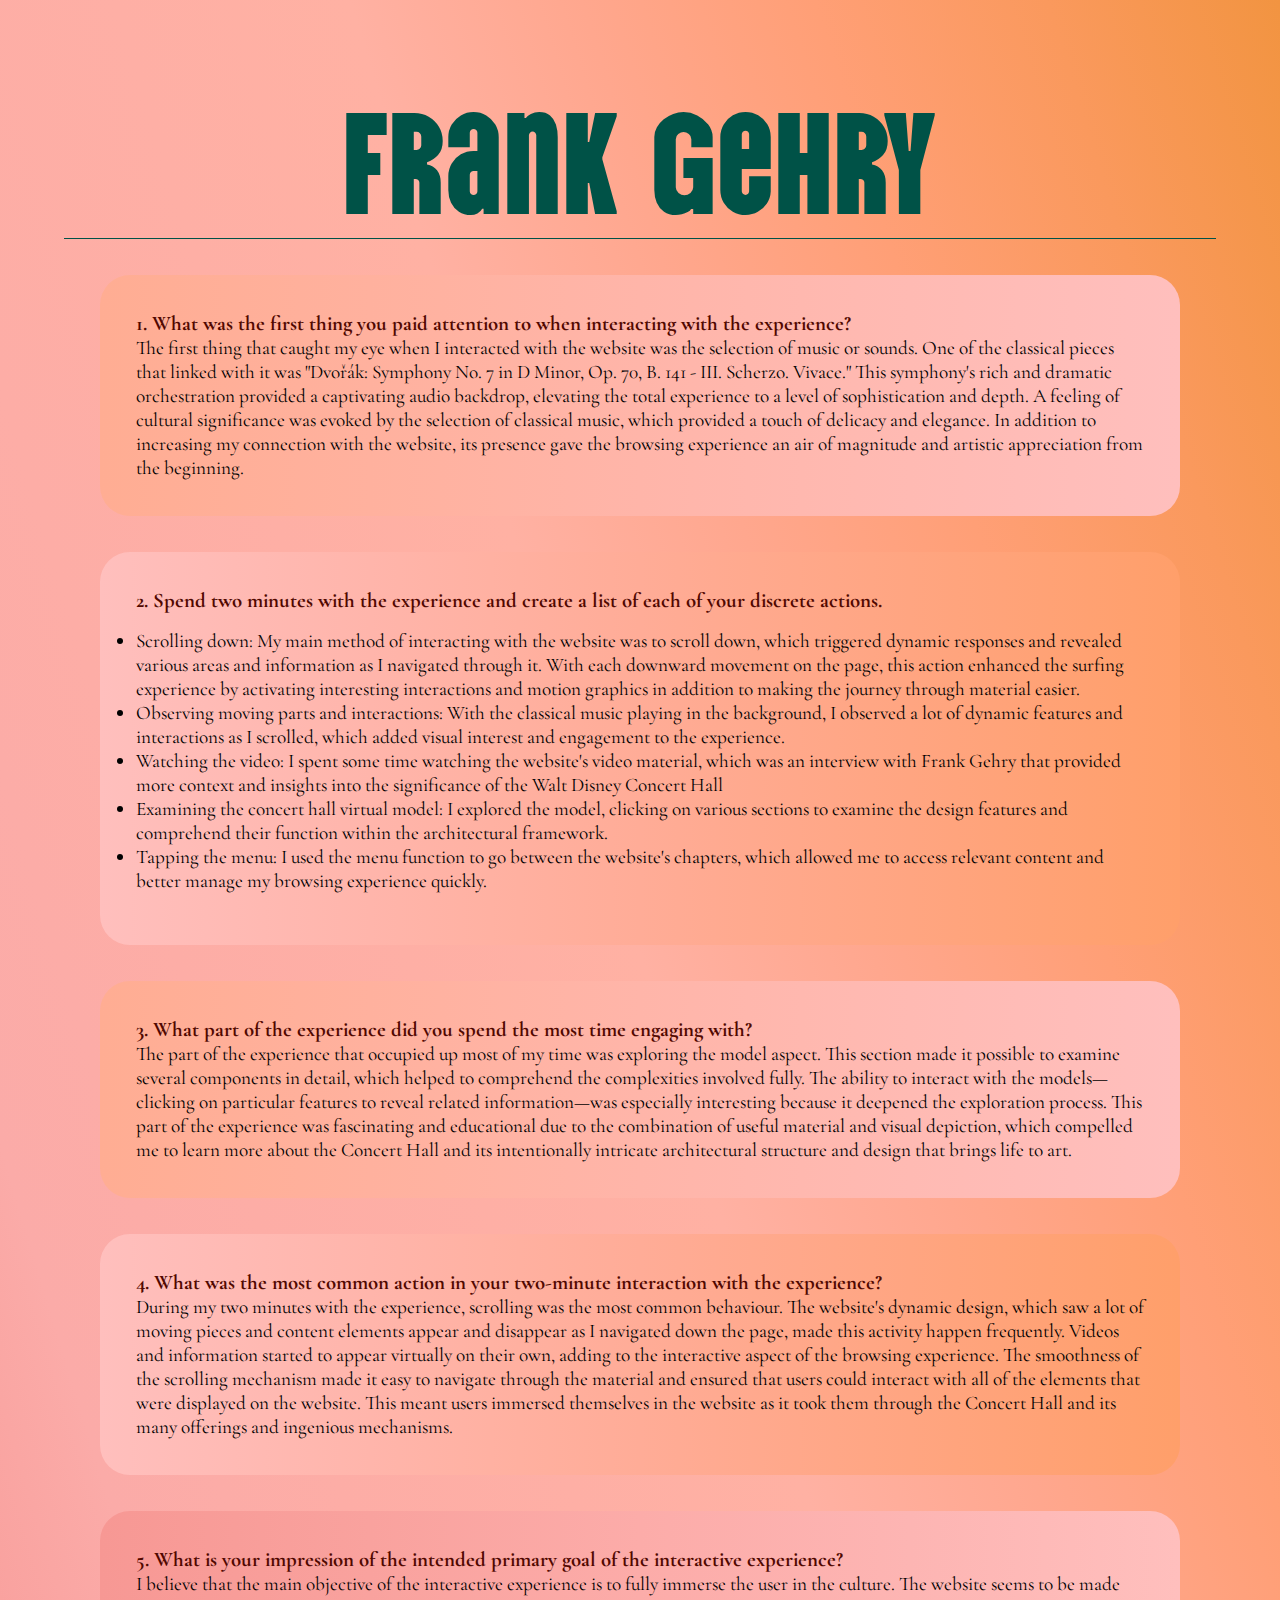
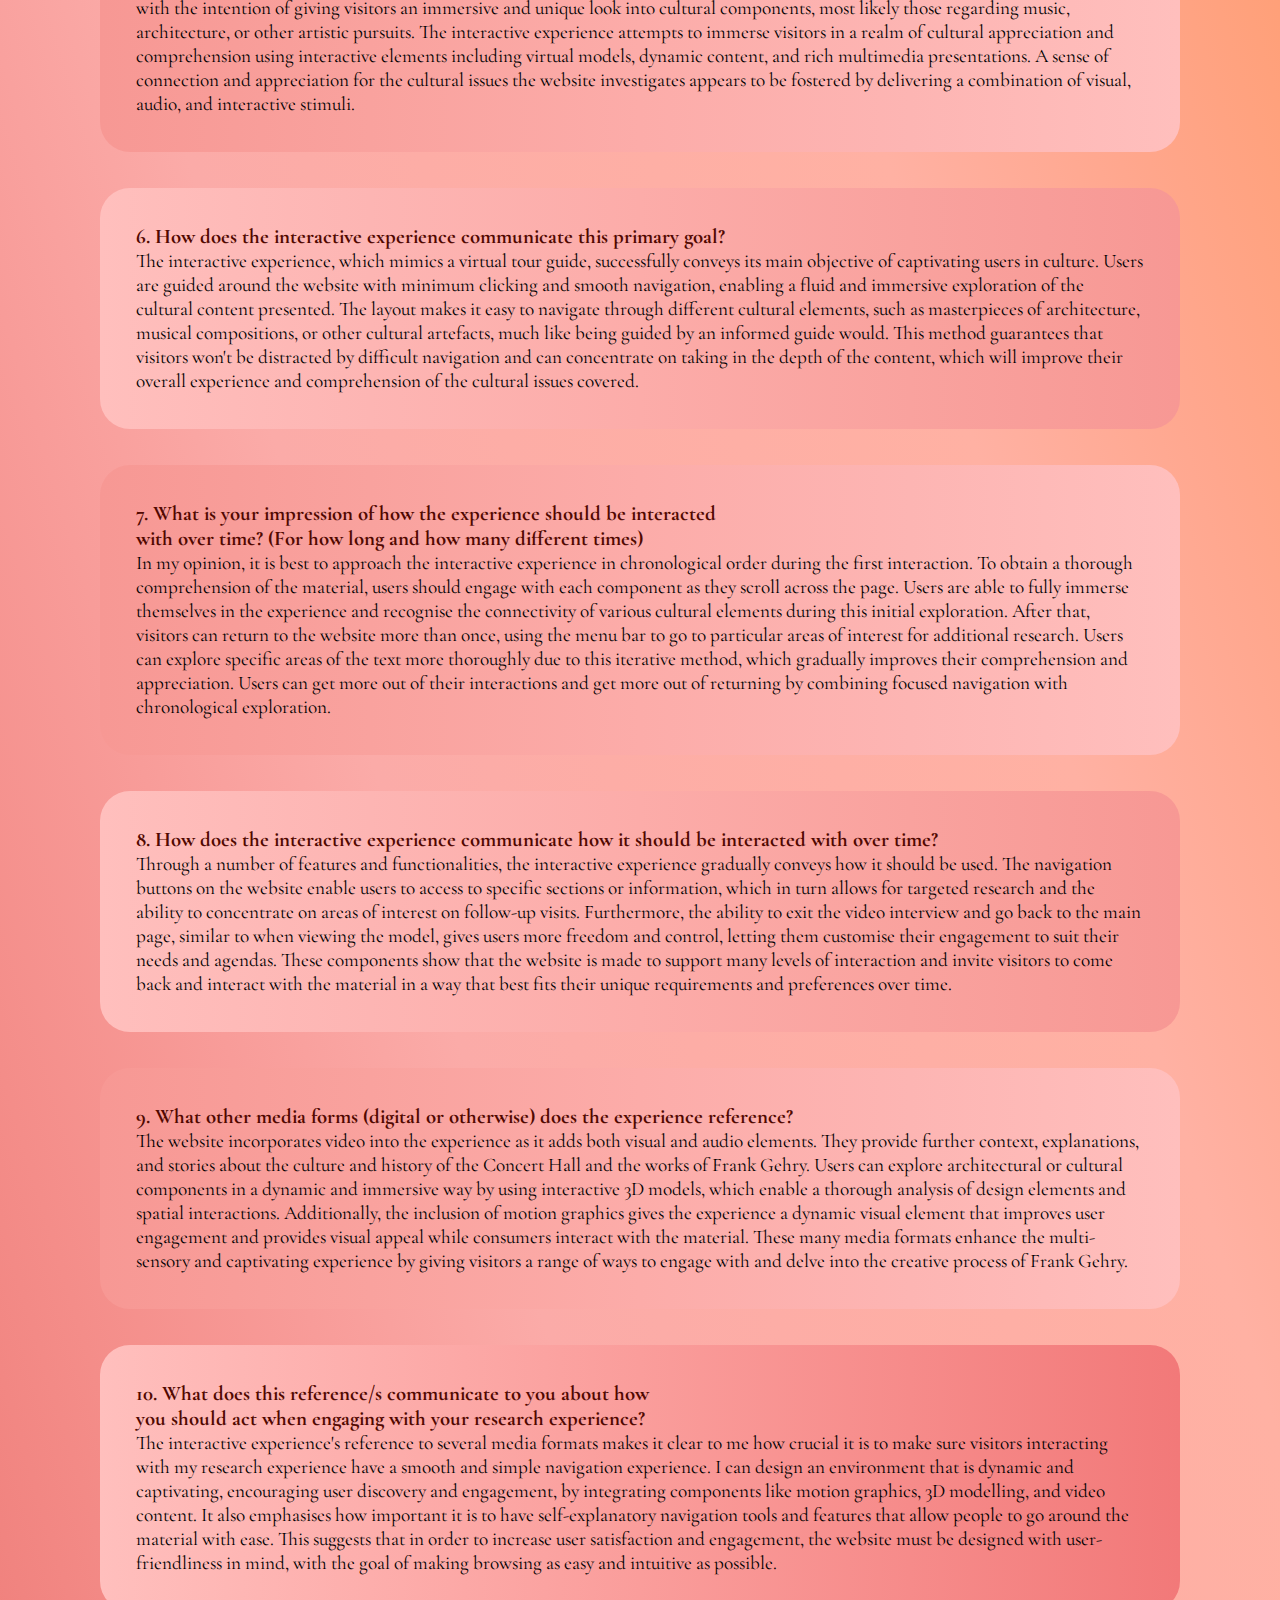
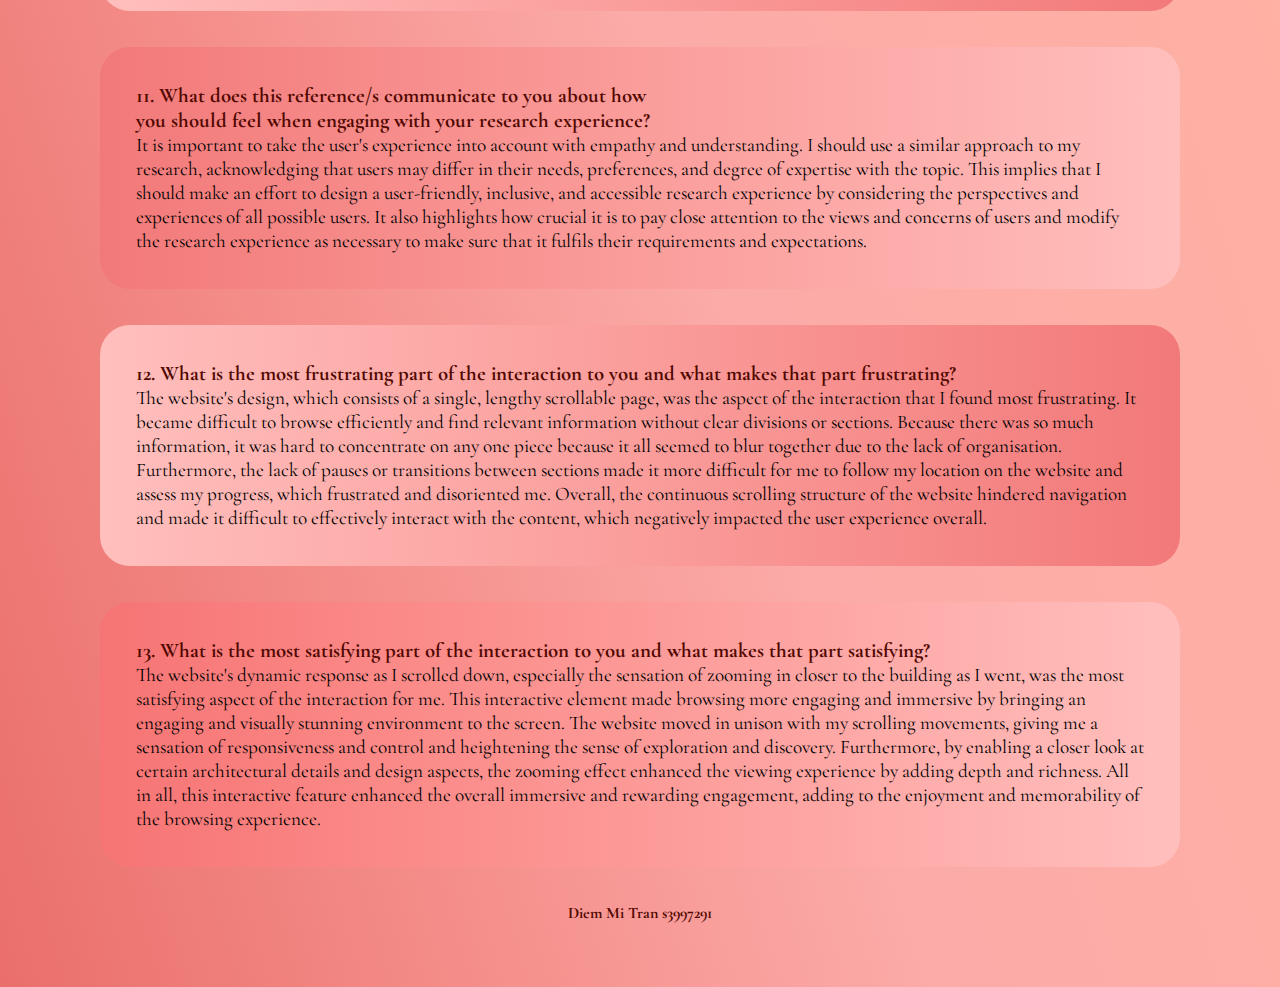
<file: assignment/index.html>
<!DOCTYPE html>
<html lang="en">
<head>
    <meta charset="UTF-8">
    <meta http-equiv="X-UA-Compatible" content="IE=edge">
    <meta name="viewport" content="width=device-width, initial-scale=1.0">
    <title>Frank Gehry</title>
    <link rel="stylesheet" href="reset.css">
    <link rel="stylesheet" href="style.css">
    <link rel="preconnect" href="https://fonts.googleapis.com">
<link rel="preconnect" href="https://fonts.gstatic.com" crossorigin>
<link href="https://fonts.googleapis.com/css2?family=Racing+Sans+One&family=Vina+Sans&display=swap" rel="stylesheet">
<link rel="preconnect" href="https://fonts.googleapis.com">
<link rel="preconnect" href="https://fonts.gstatic.com" crossorigin>
<link href="https://fonts.googleapis.com/css2?family=Cormorant+Garamond:ital,wght@0,300;0,400;0,500;0,600;0,700;1,300;1,400;1,500;1,600;1,700&family=Racing+Sans+One&family=Vina+Sans&display=swap" rel="stylesheet">
</head>
<body>
    <h1>Frank Gehry</h1>
    <main class="container1">
    <h2>1. What was the first thing you paid attention to when interacting with the experience?
    </h2>
    <p>The first thing that caught my eye when I interacted with the website was the selection of music or sounds. One of the classical pieces that linked with it was "Dvořák: Symphony No. 7 in D Minor, Op. 70, B. 141 - III. Scherzo. Vivace." This symphony's rich and dramatic orchestration provided a captivating audio backdrop, elevating the total experience to a level of sophistication and depth. A feeling of cultural significance was evoked by the selection of classical music, which provided a touch of delicacy and elegance. In addition to increasing my connection with the website, its presence gave the browsing experience an air of magnitude and artistic appreciation from the beginning.
    </p></main>
    <main class="container2">
   <h2>2. Spend two minutes with the experience and create a list of each of your discrete actions.
    </h2>
    <p><ul>
        <li>Scrolling down: My main method of interacting with the website was to scroll down, which triggered dynamic responses and revealed various areas and information as I navigated through it. With each downward movement on the page, this action enhanced the surfing experience by activating interesting interactions and motion graphics in addition to making the journey through material easier.</li>
        <li>Observing moving parts and interactions: With the classical music playing in the background, I observed a lot of dynamic features and interactions as I scrolled, which added visual interest and engagement to the experience.</li>
        <li>Watching the video: I spent some time watching the website's video material, which was an interview with Frank Gehry that provided more context and insights into the significance of the Walt Disney Concert Hall</li>
        <li>Examining the concert hall virtual model: I explored the model, clicking on various sections to examine the design features and comprehend their function within the architectural framework.</li>
        <li>Tapping the menu: I used the menu function to go between the website's chapters, which allowed me to access relevant content and better manage my browsing experience quickly.</li></ul>
    </p> </main>
    <main class="container3">
    <h2>3. What part of the experience did you spend the most time engaging with?
    </h2>
        <p>The part of the experience that occupied up most of my time was exploring the model aspect. This section made it possible to examine several components in detail, which helped to comprehend the complexities involved fully. The ability to interact with the models—clicking on particular features to reveal related information—was especially interesting because it deepened the exploration process. This part of the experience was fascinating and educational due to the combination of useful material and visual depiction, which compelled me to learn more about the Concert Hall and its intentionally intricate architectural structure and design that brings life to art.</p></main>
    <main class="container4">
        <h2>4. What was the most common action in your two-minute interaction with the experience?
    </h2>
        <p>During my two minutes with the experience, scrolling was the most common behaviour. The website's dynamic design, which saw a lot of moving pieces and content elements appear and disappear as I navigated down the page, made this activity happen frequently. Videos and information started to appear virtually on their own, adding to the interactive aspect of the browsing experience. The smoothness of the scrolling mechanism made it easy to navigate through the material and ensured that users could interact with all of the elements that were displayed on the website. This meant users immersed themselves in the website as it took them through the Concert Hall and its many offerings and ingenious mechanisms. </p></main>
    <main class="container5">
        <h2>5. What is your impression of the intended primary goal of the interactive experience?
    </h2>
        <p>I believe that the main objective of the interactive experience is to fully immerse the user in the culture. The website seems to be made with the intention of giving visitors an immersive and unique look into cultural components, most likely those regarding music, architecture, or other artistic pursuits. The interactive experience attempts to immerse visitors in a realm of cultural appreciation and comprehension using interactive elements including virtual models, dynamic content, and rich multimedia presentations. A sense of connection and appreciation for the cultural issues the website investigates appears to be fostered by delivering a combination of visual, audio, and interactive stimuli.</p></main>
    <main class="container6">
        <h2>6. How does the interactive experience communicate this primary goal?
    </h2>
        <p>The interactive experience, which mimics a virtual tour guide, successfully conveys its main objective of captivating users in culture. Users are guided around the website with minimum clicking and smooth navigation, enabling a fluid and immersive exploration of the cultural content presented. The layout makes it easy to navigate through different cultural elements, such as masterpieces of architecture, musical compositions, or other cultural artefacts, much like being guided by an informed guide would. This method guarantees that visitors won't be distracted by difficult navigation and can concentrate on taking in the depth of the content, which will improve their overall experience and comprehension of the cultural issues covered.
    </p></main>
    <main class="container7">
    <h2>7. What is your impression of how the experience should be interacted with over time? (For how long and how many different times)
    </h2>
        <p>In my opinion, it is best to approach the interactive experience in chronological order during the first interaction. To obtain a thorough comprehension of the material, users should engage with each component as they scroll across the page. Users are able to fully immerse themselves in the experience and recognise the connectivity of various cultural elements during this initial exploration. After that, visitors can return to the website more than once, using the menu bar to go to particular areas of interest for additional research. Users can explore specific areas of the text more thoroughly due to this iterative method, which gradually improves their comprehension and appreciation. Users can get more out of their interactions and get more out of returning by combining focused navigation with chronological exploration.
    </p></main>
    <main class="container8">
    <h2>8. How does the interactive experience communicate how it should be interacted with over time?
    </h2>
        <p>Through a number of features and functionalities, the interactive experience gradually conveys how it should be used. The navigation buttons on the website enable users to access to specific sections or information, which in turn allows for targeted research and the ability to concentrate on areas of interest on follow-up visits. Furthermore, the ability to exit the video interview and go back to the main page, similar to when viewing the model, gives users more freedom and control, letting them customise their engagement to suit their needs and agendas. These components show that the website is made to support many levels of interaction and invite visitors to come back and interact with the material in a way that best fits their unique requirements and preferences over time.
        </p></main>
    <main class="container9">
        <h2>9. What other media forms (digital or otherwise) does the experience reference?</h2>
        <p>The website incorporates video into the experience as it adds both visual and audio elements. They provide further context, explanations, and stories about the culture and history of the Concert Hall and the works of Frank Gehry. Users can explore architectural or cultural components in a dynamic and immersive way by using interactive 3D models, which enable a thorough analysis of design elements and spatial interactions. Additionally, the inclusion of motion graphics gives the experience a dynamic visual element that improves user engagement and provides visual appeal while consumers interact with the material. These many media formats enhance the multi-sensory and captivating experience by giving visitors a range of ways to engage with and delve into the creative process of Frank Gehry.
    </p></main>
    <main class="container10">
    <h2>10. What does this reference/s communicate to you about how you should act when engaging with your research experience?
    </h2>
        <p>The interactive experience's reference to several media formats makes it clear to me how crucial it is to make sure visitors interacting with my research experience have a smooth and simple navigation experience. I can design an environment that is dynamic and captivating, encouraging user discovery and engagement, by integrating components like motion graphics, 3D modelling, and video content. It also emphasises how important it is to have self-explanatory navigation tools and features that allow people to go around the material with ease. This suggests that in order to increase user satisfaction and engagement, the website must be designed with user-friendliness in mind, with the goal of making browsing as easy and intuitive as possible.
    </p></main>
    <main class="container11">
     <h2>11. What does this reference/s communicate to you about how you should feel when engaging with your research experience?
    </h2>
        <p>It is important to take the user's experience into account with empathy and understanding. I should use a similar approach to my research, acknowledging that users may differ in their needs, preferences, and degree of expertise with the topic. This implies that I should make an effort to design a user-friendly, inclusive, and accessible research experience by considering the perspectives and experiences of all possible users. It also highlights how crucial it is to pay close attention to the views and concerns of users and modify the research experience as necessary to make sure that it fulfils their requirements and expectations.
    </p></main>
    <main class="container12">
    <h2>12. What is the most frustrating part of the interaction to you and what makes that part frustrating?
    </h2>
        <p>The website's design, which consists of a single, lengthy scrollable page, was the aspect of the interaction that I found most frustrating. It became difficult to browse efficiently and find relevant information without clear divisions or sections. Because there was so much information, it was hard to concentrate on any one piece because it all seemed to blur together due to the lack of organisation. Furthermore, the lack of pauses or transitions between sections made it more difficult for me to follow my location on the website and assess my progress, which frustrated and disoriented me. Overall, the continuous scrolling structure of the website hindered navigation and made it difficult to effectively interact with the content, which negatively impacted the user experience overall.
    </p></main>
    <main class="container13">
    <h2>13. What is the most satisfying part of the interaction to you and what makes that part satisfying?
    </h2>
        <p>The website's dynamic response as I scrolled down, especially the sensation of zooming in closer to the building as I went, was the most satisfying aspect of the interaction for me. This interactive element made browsing more engaging and immersive by bringing an engaging and visually stunning environment to the screen. The website moved in unison with my scrolling movements, giving me a sensation of responsiveness and control and heightening the sense of exploration and discovery. Furthermore, by enabling a closer look at certain architectural details and design aspects, the zooming effect enhanced the viewing experience by adding depth and richness. All in all, this interactive feature enhanced the overall immersive and rewarding engagement, adding to the enjoyment and memorability of the browsing experience.
    </p></main>
    <h3>Diem Mi Tran s3997291</h3>
</body>
</html>
</file>
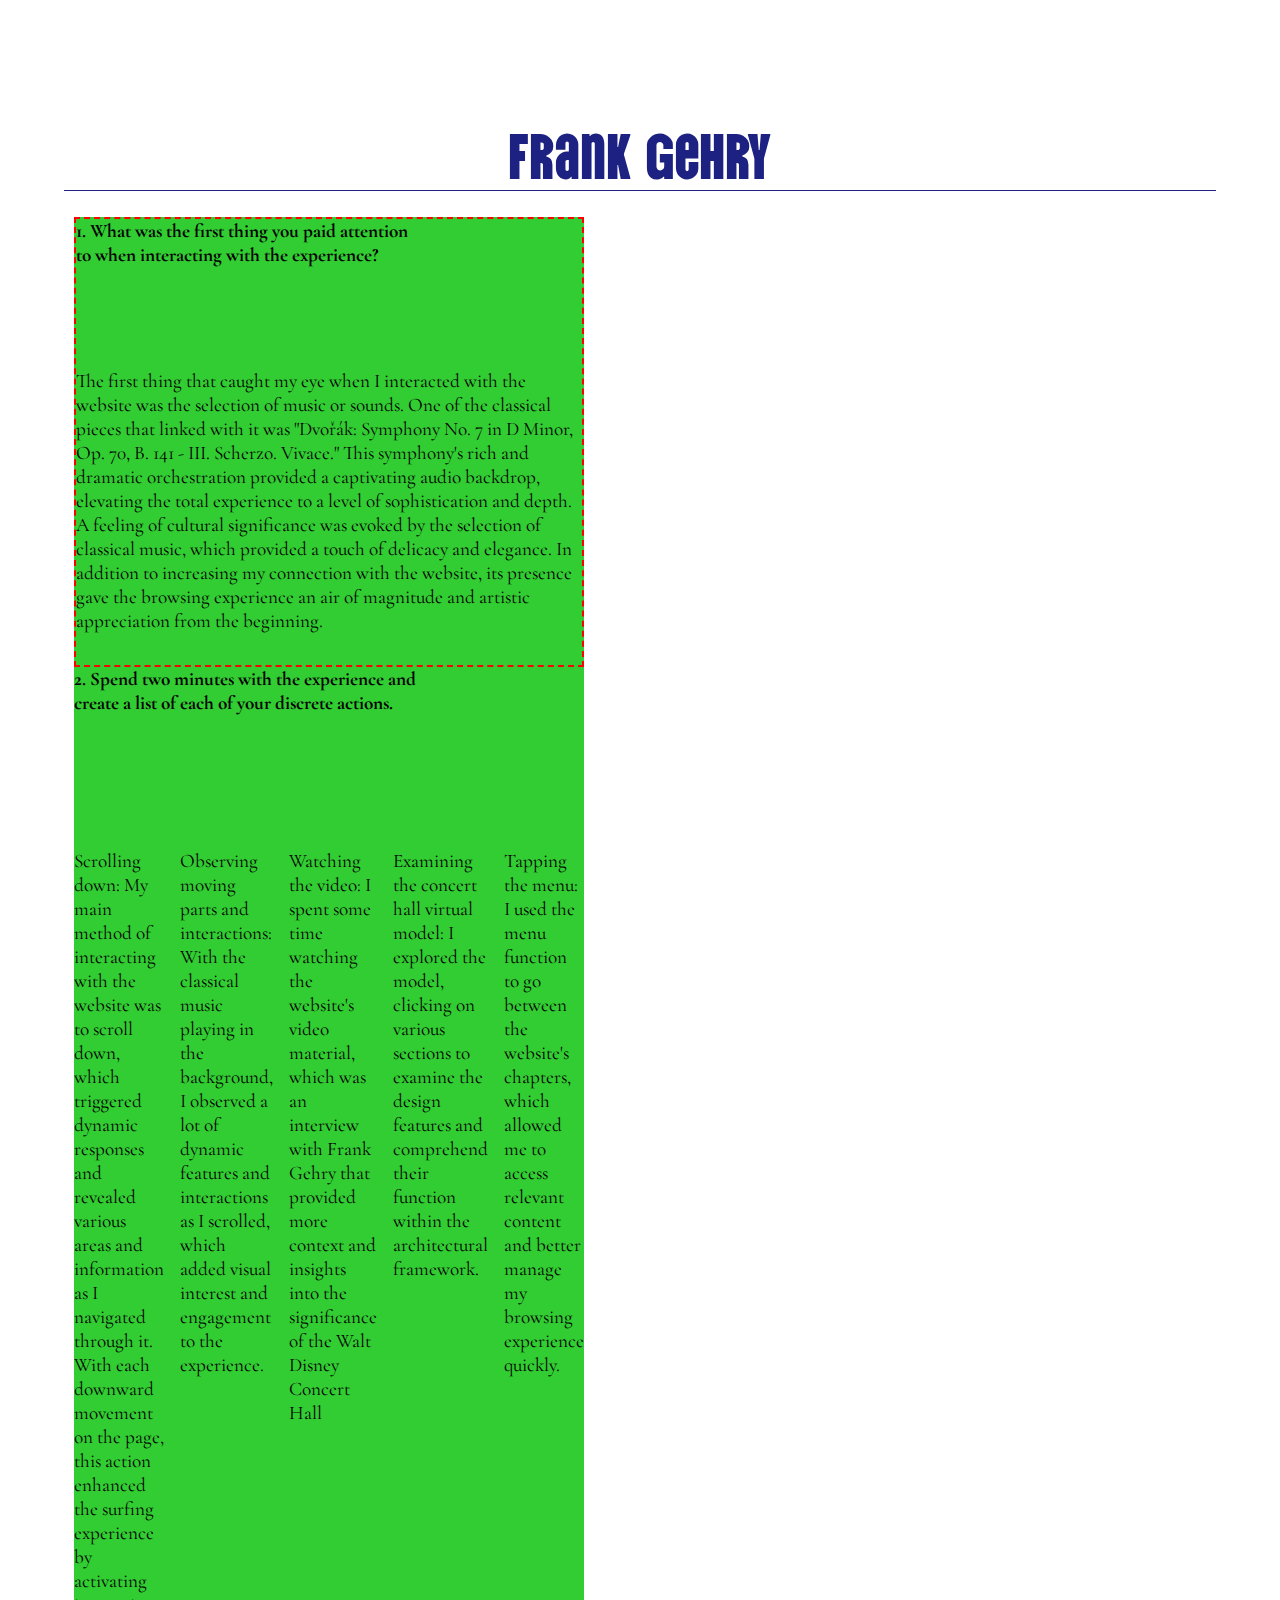
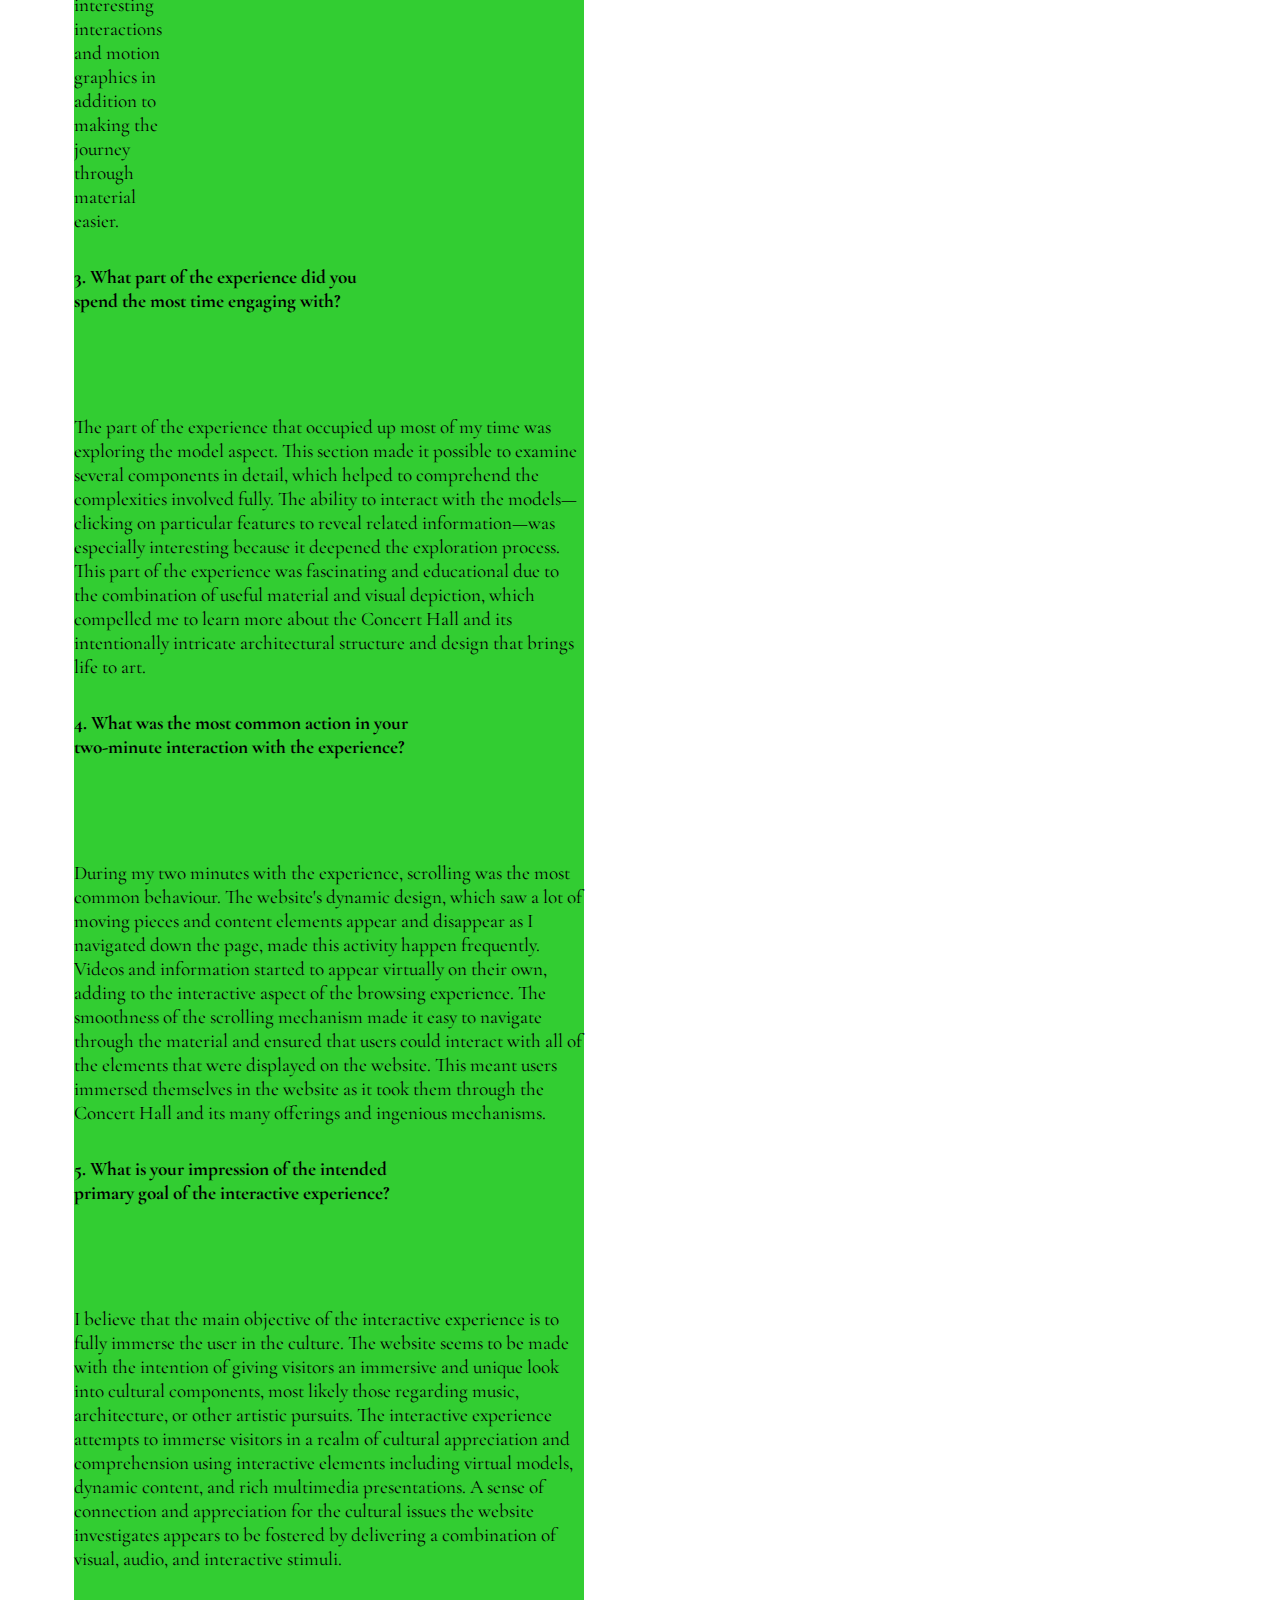
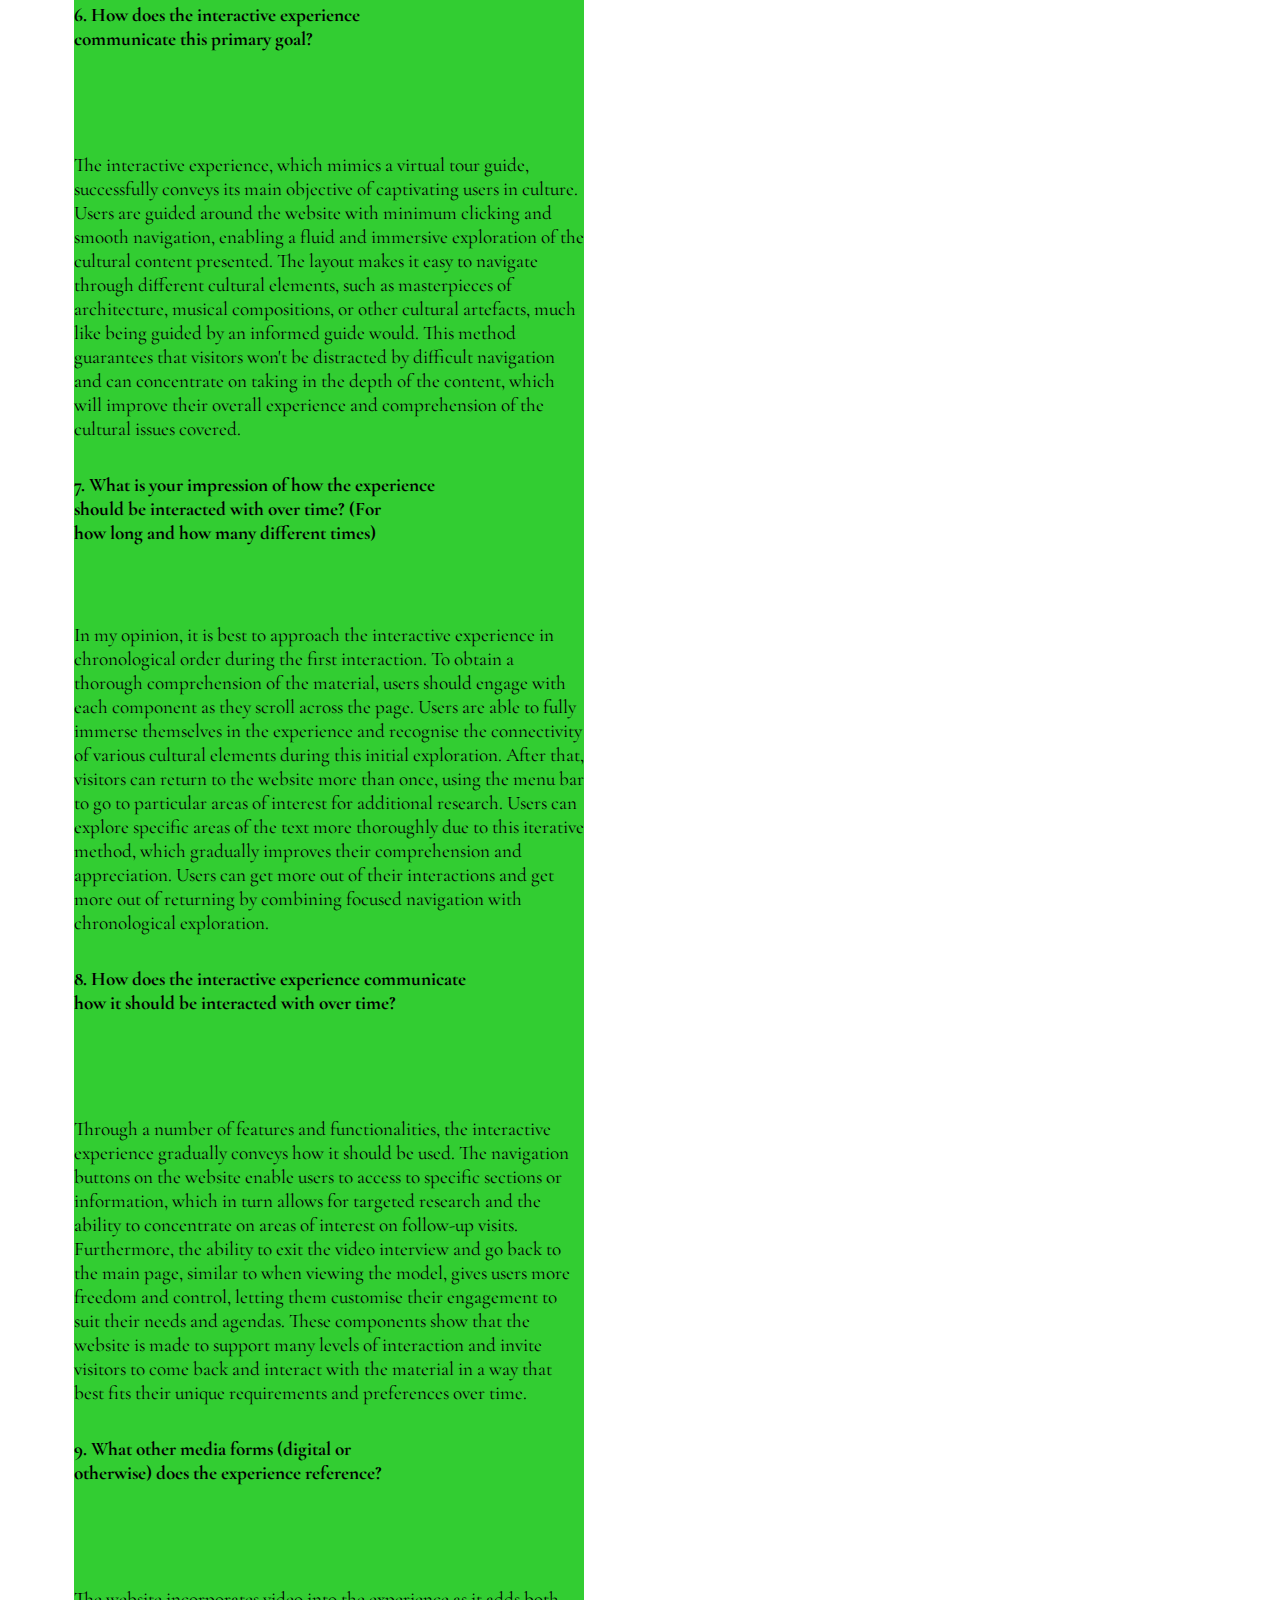
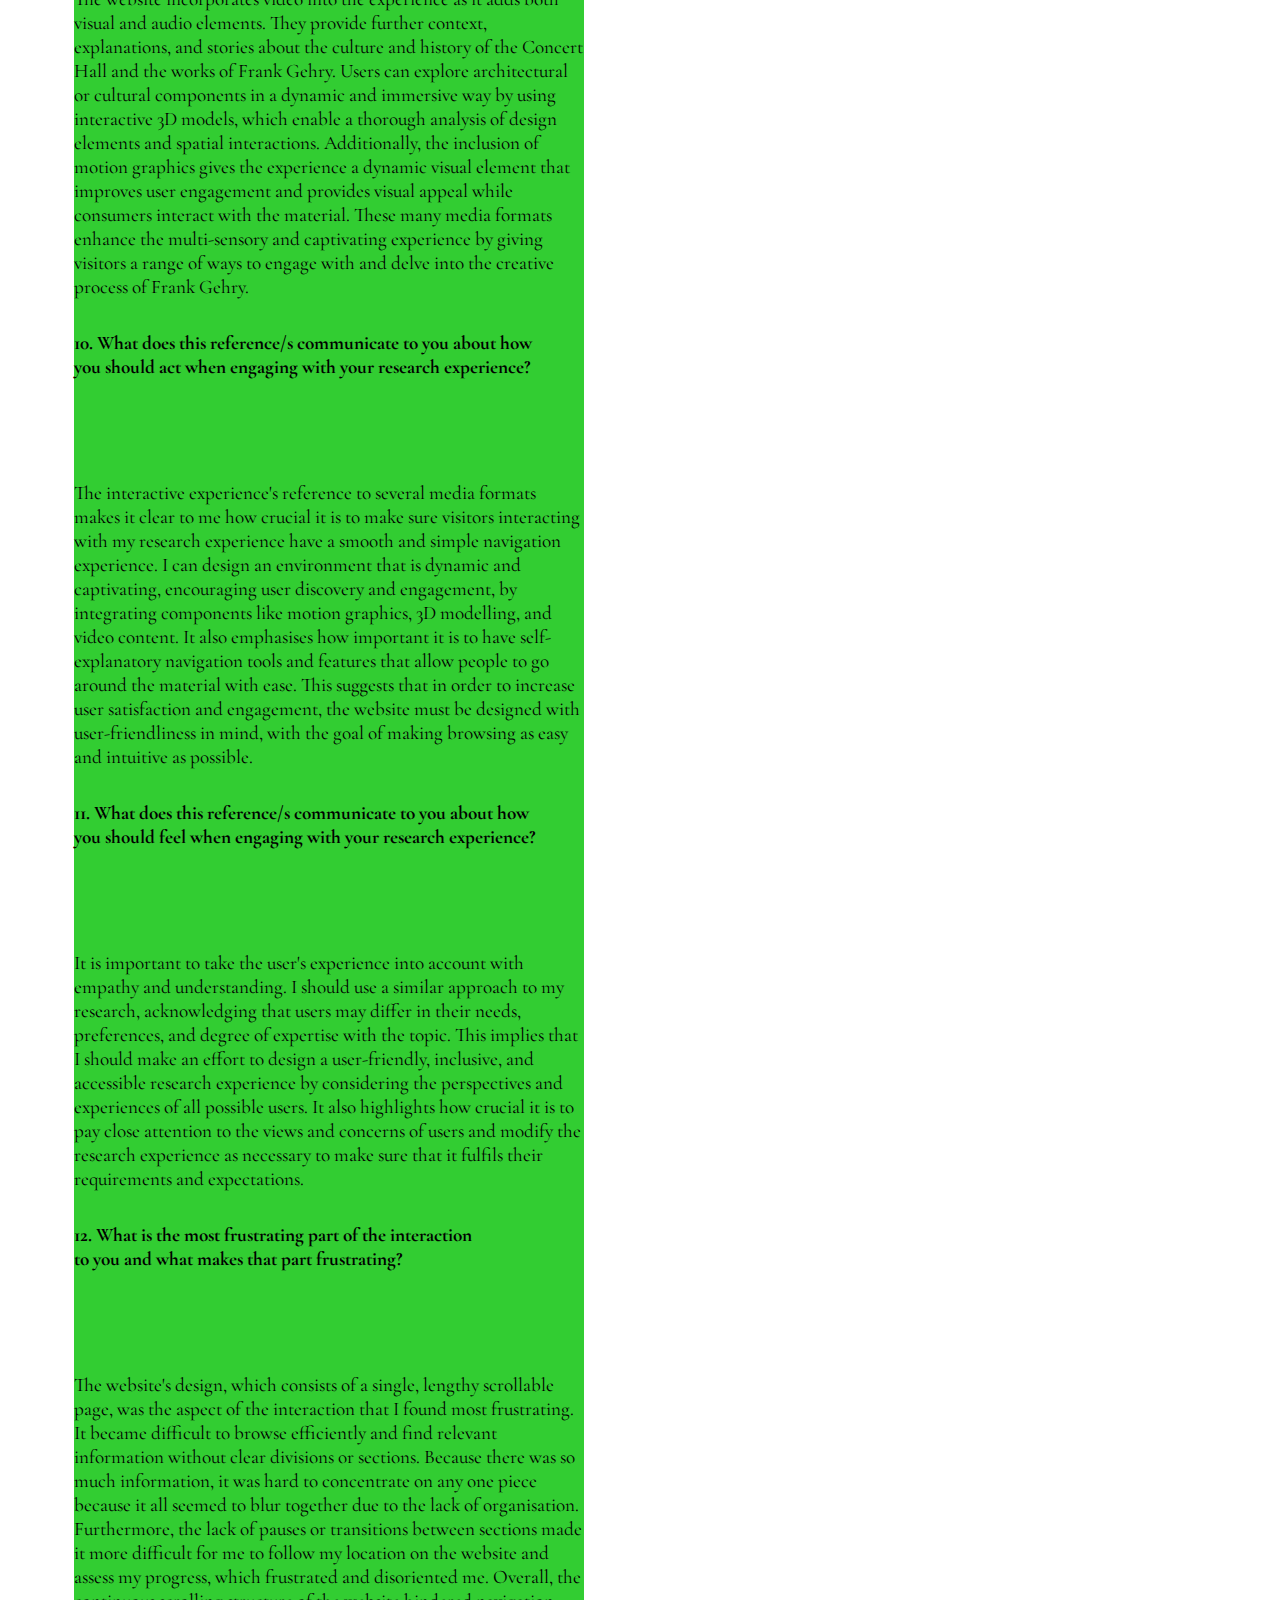
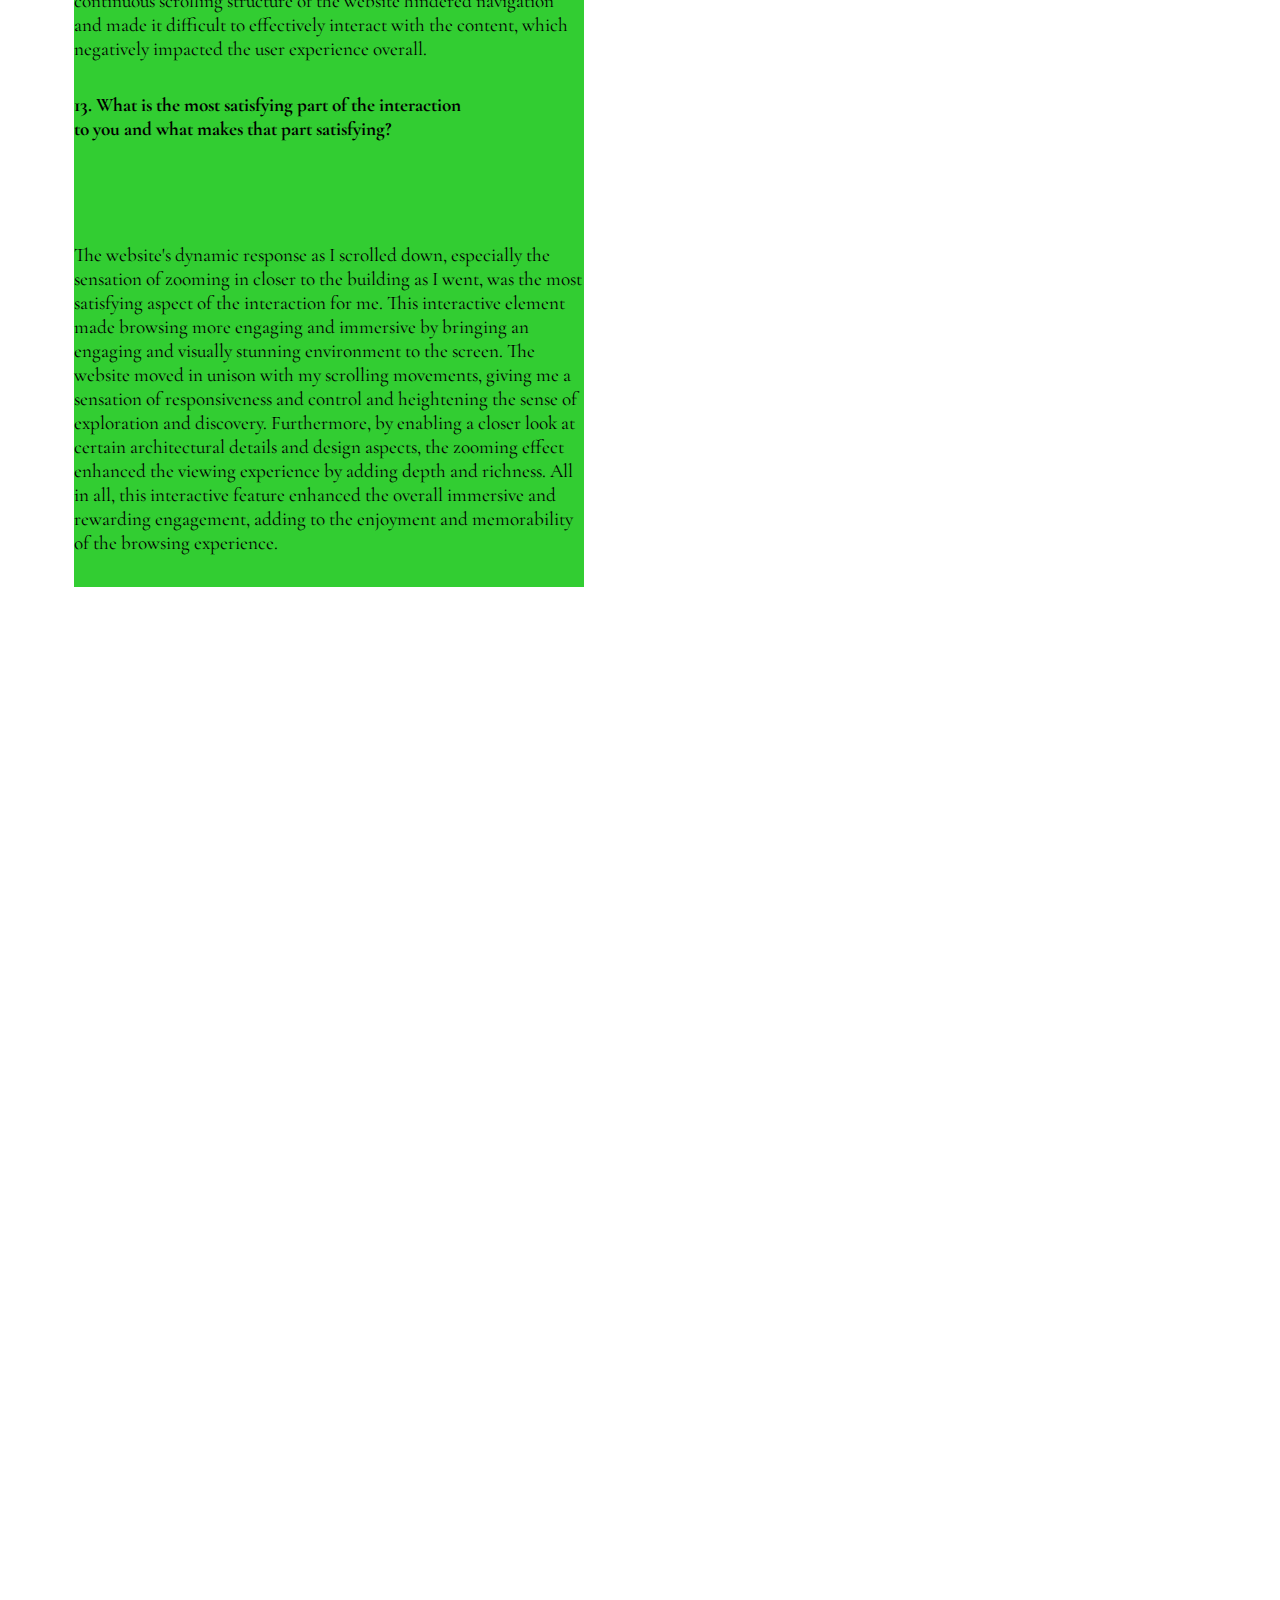
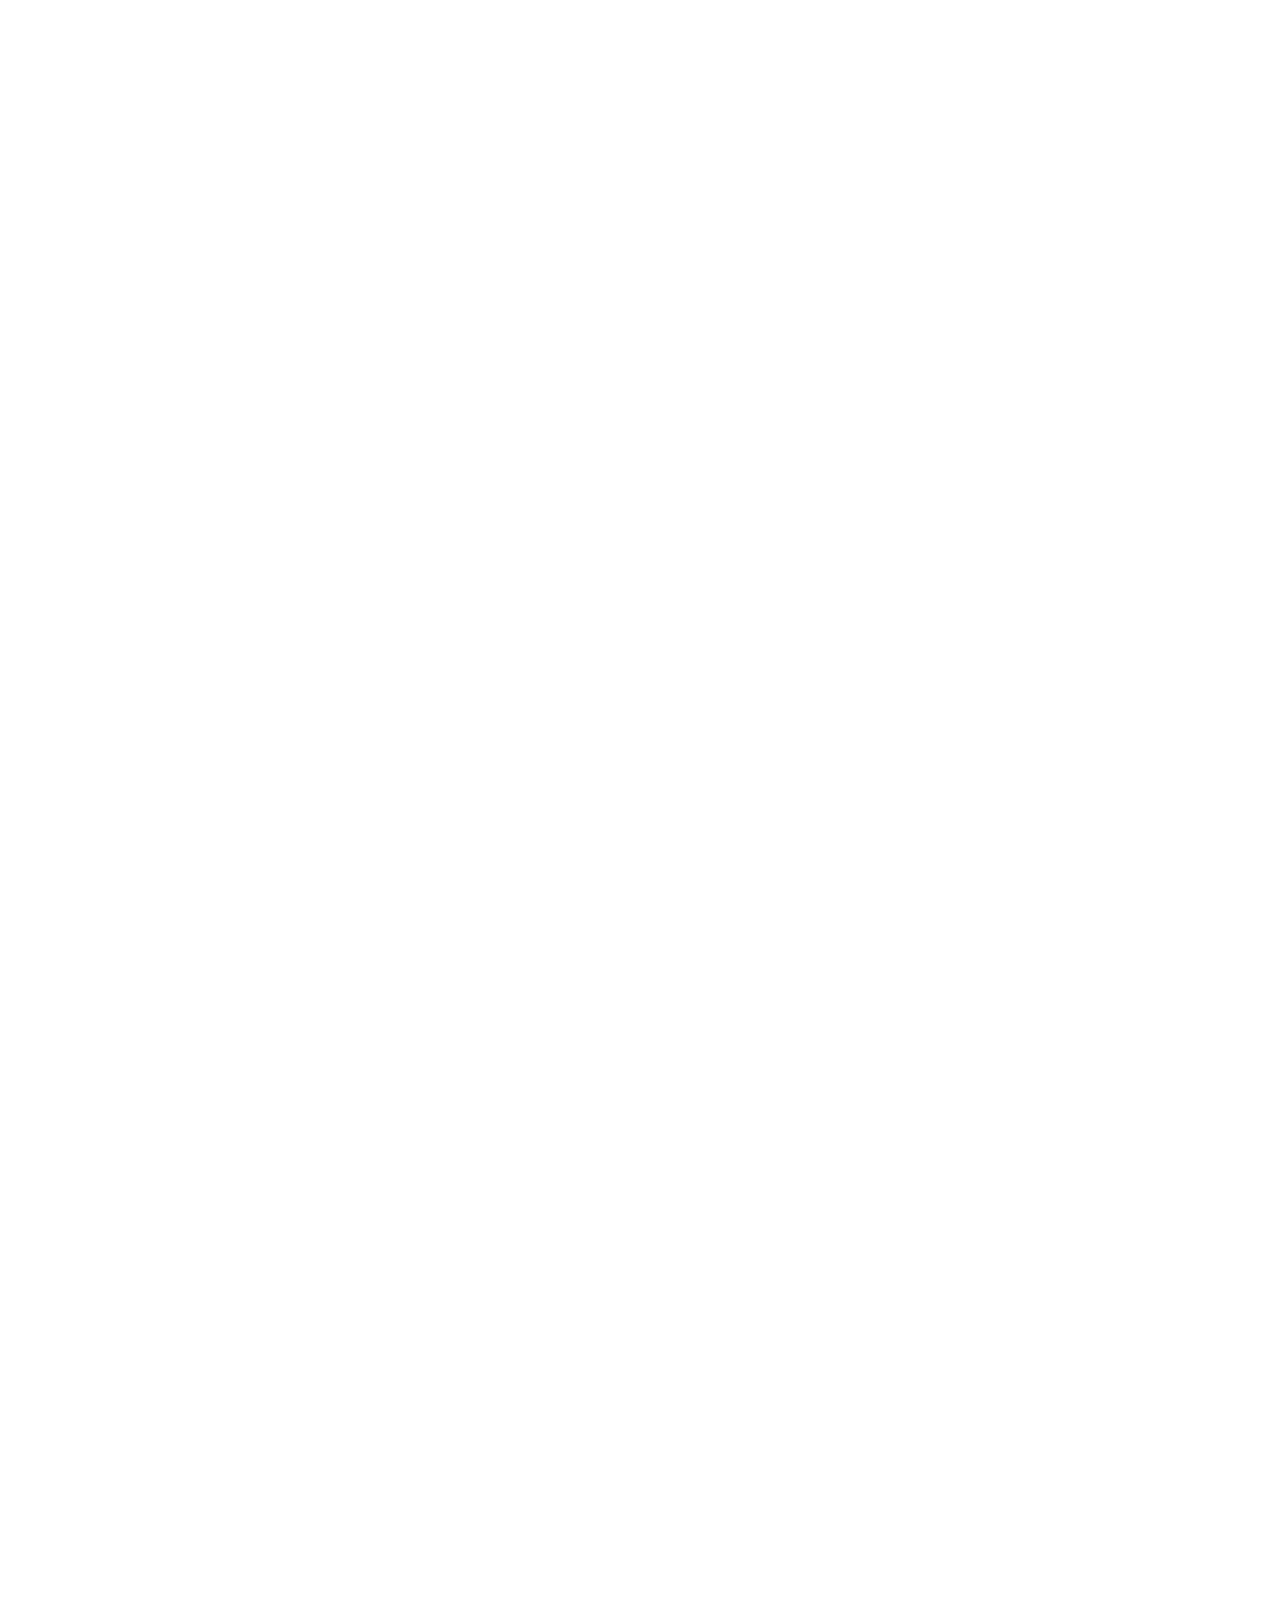
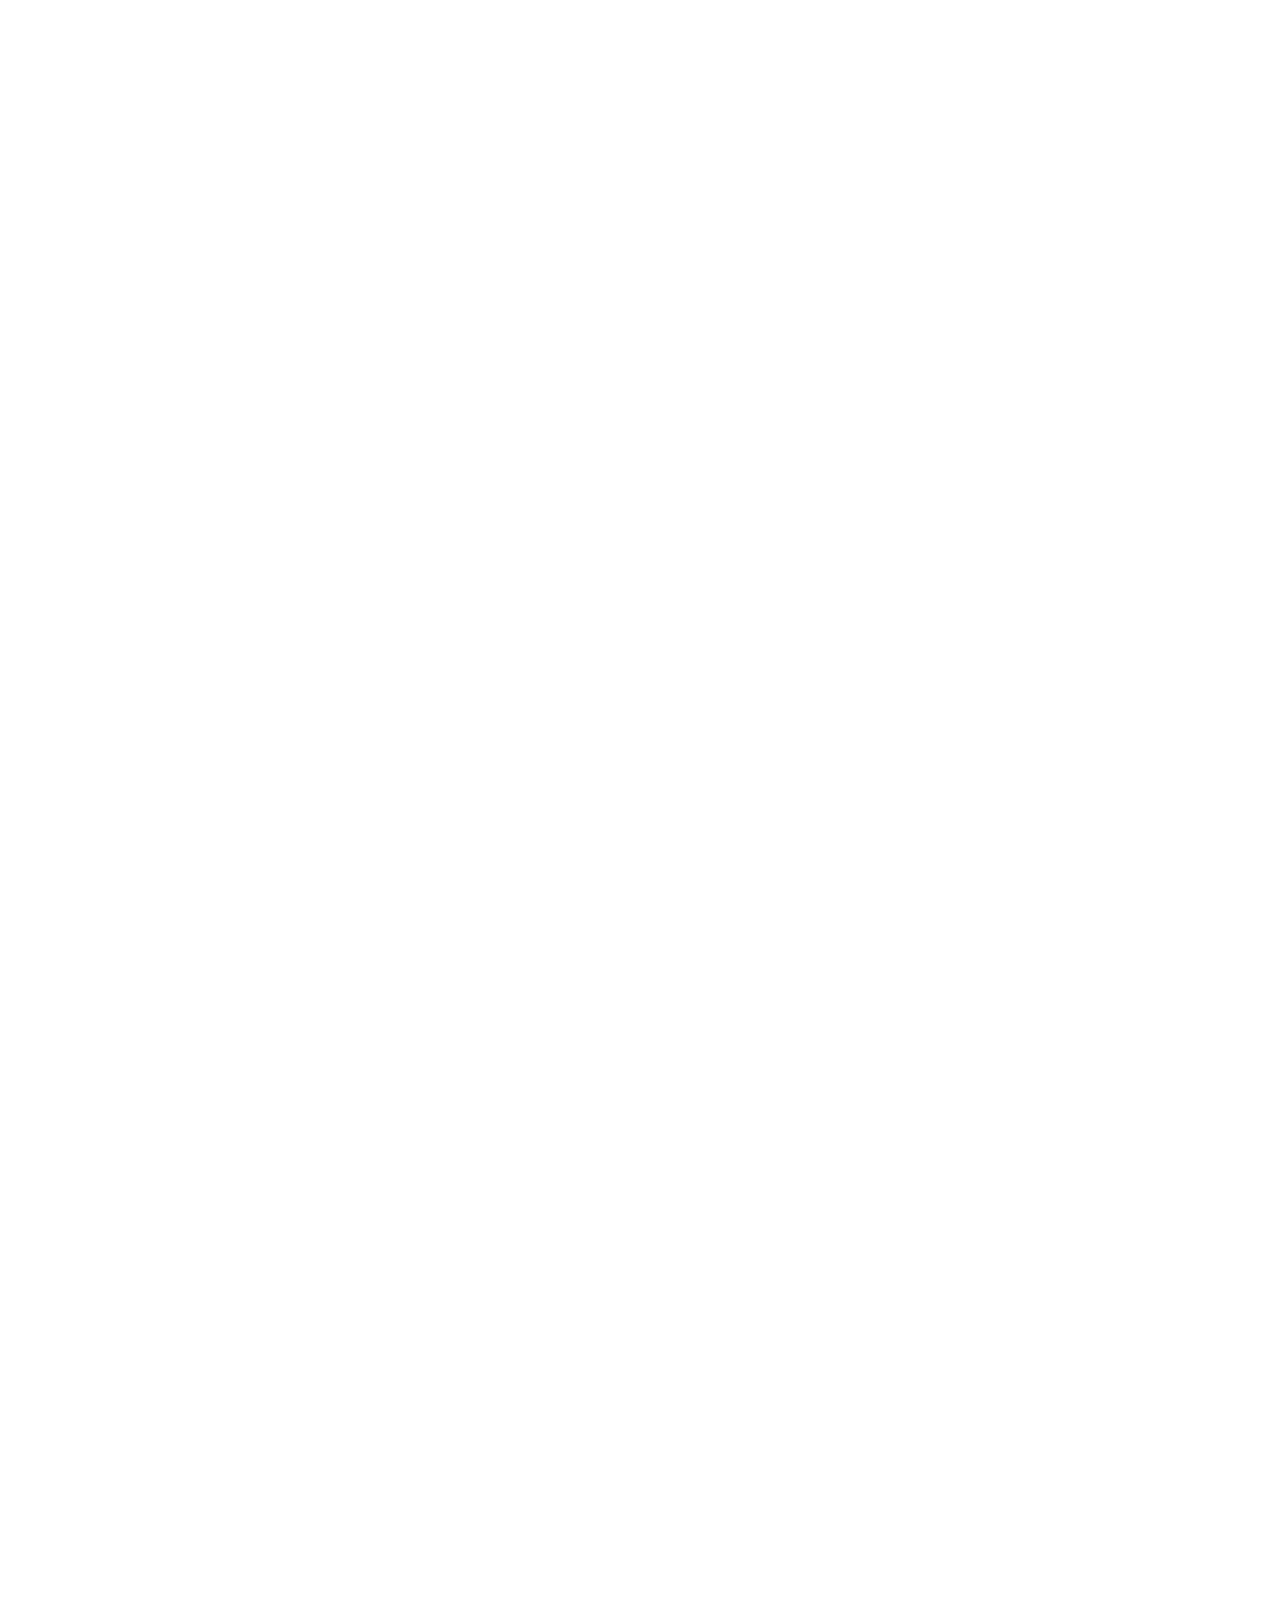
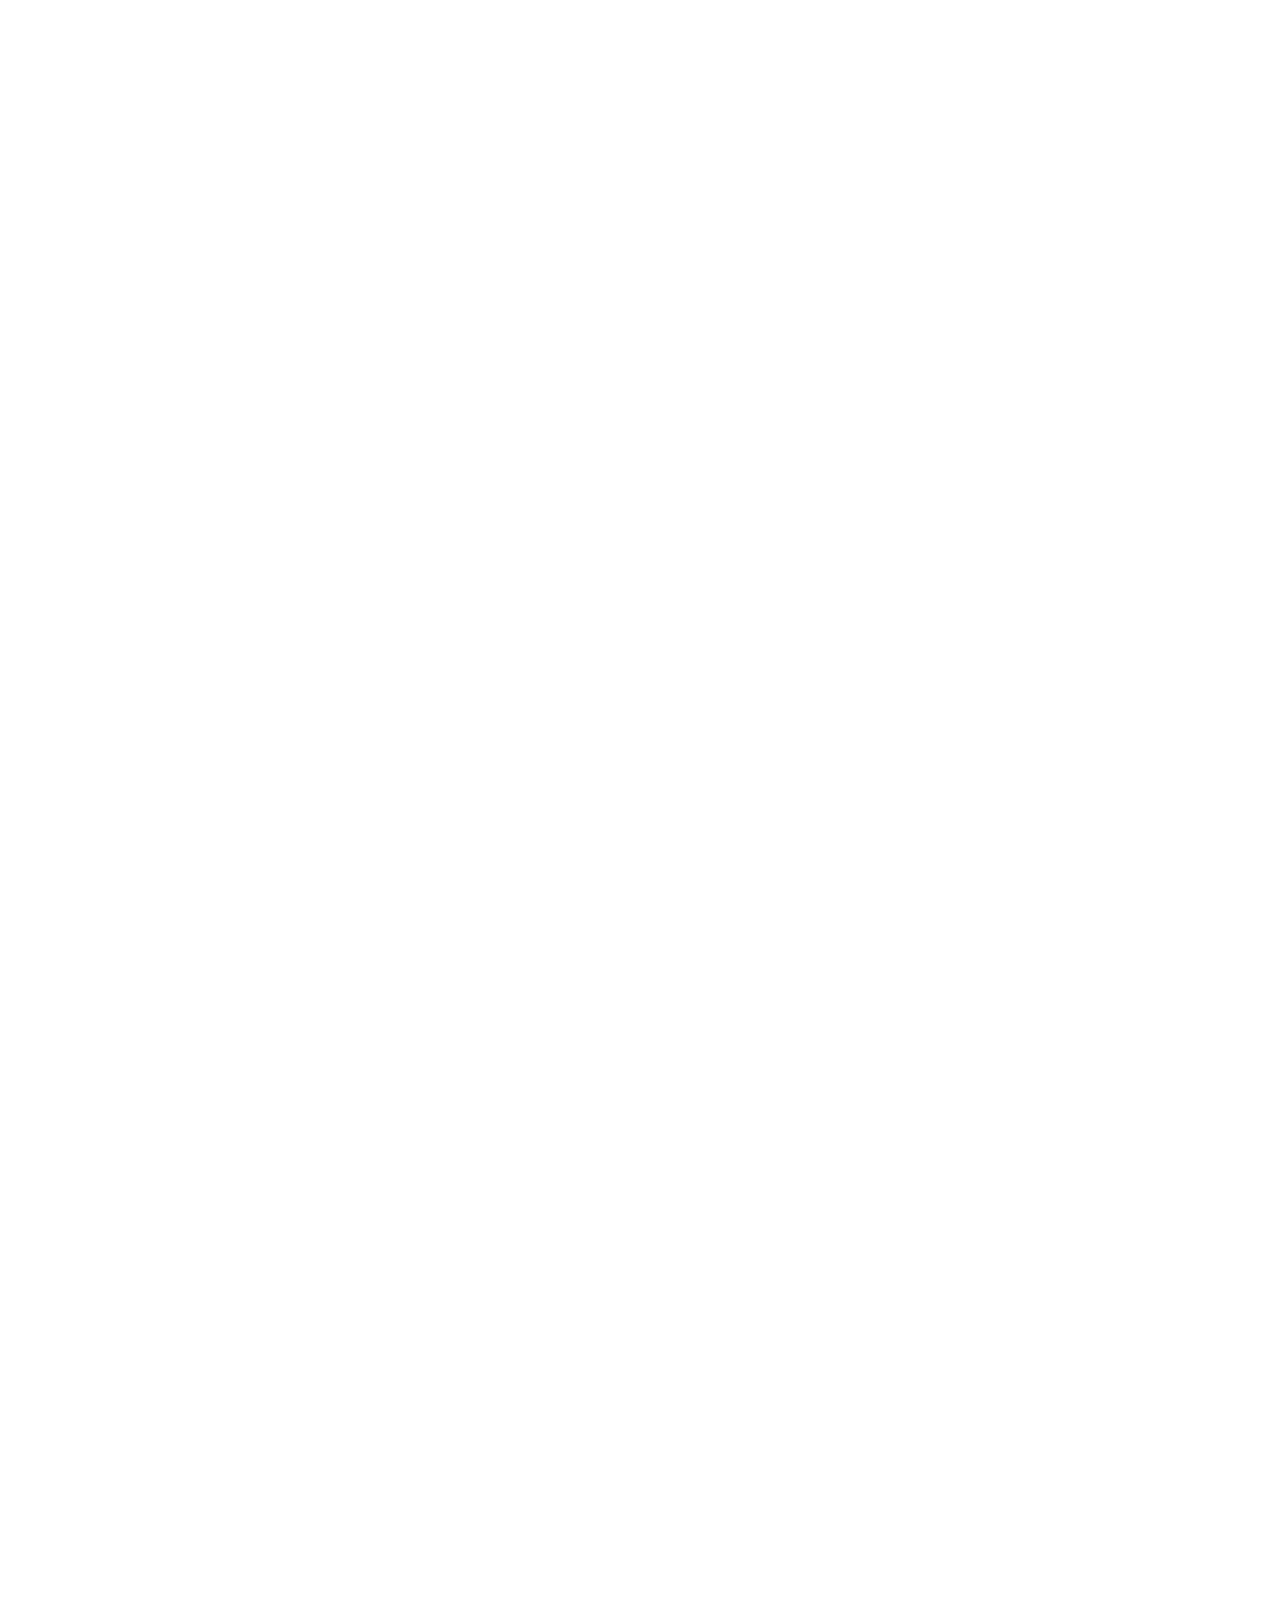
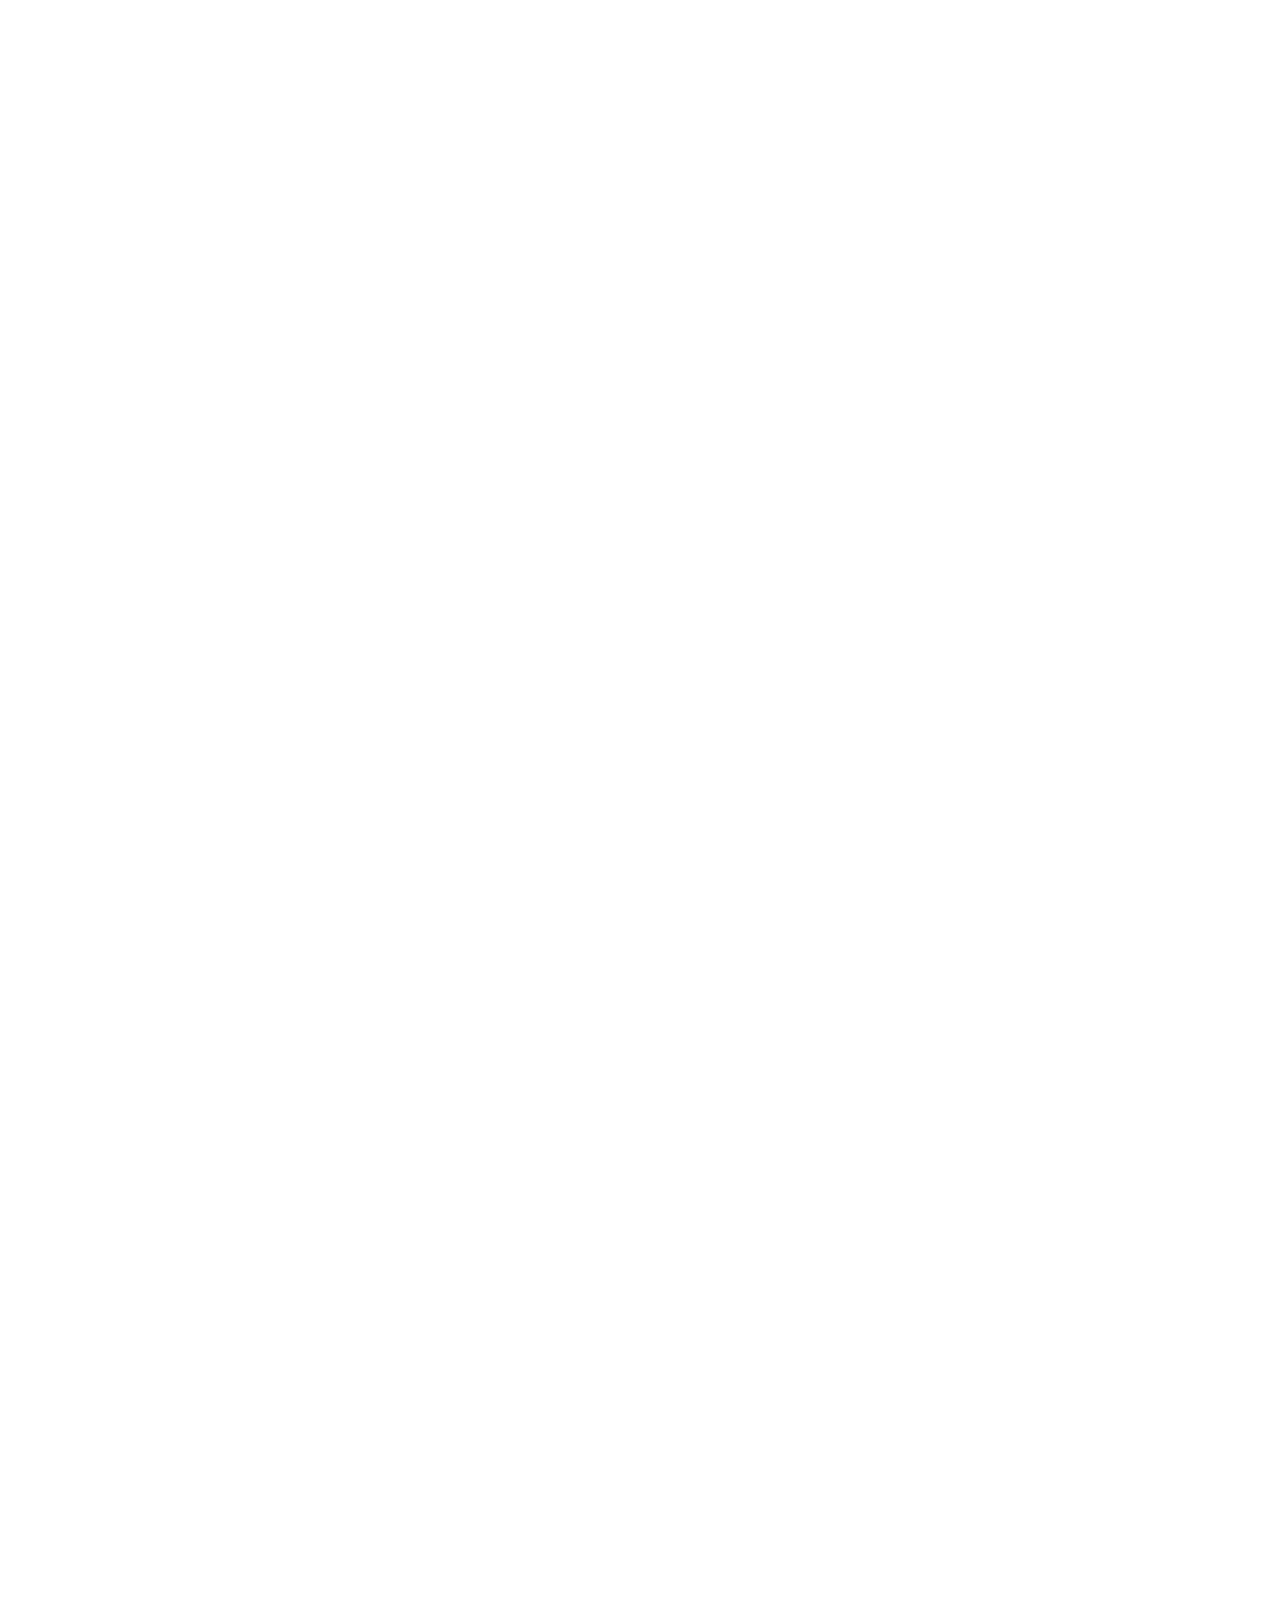
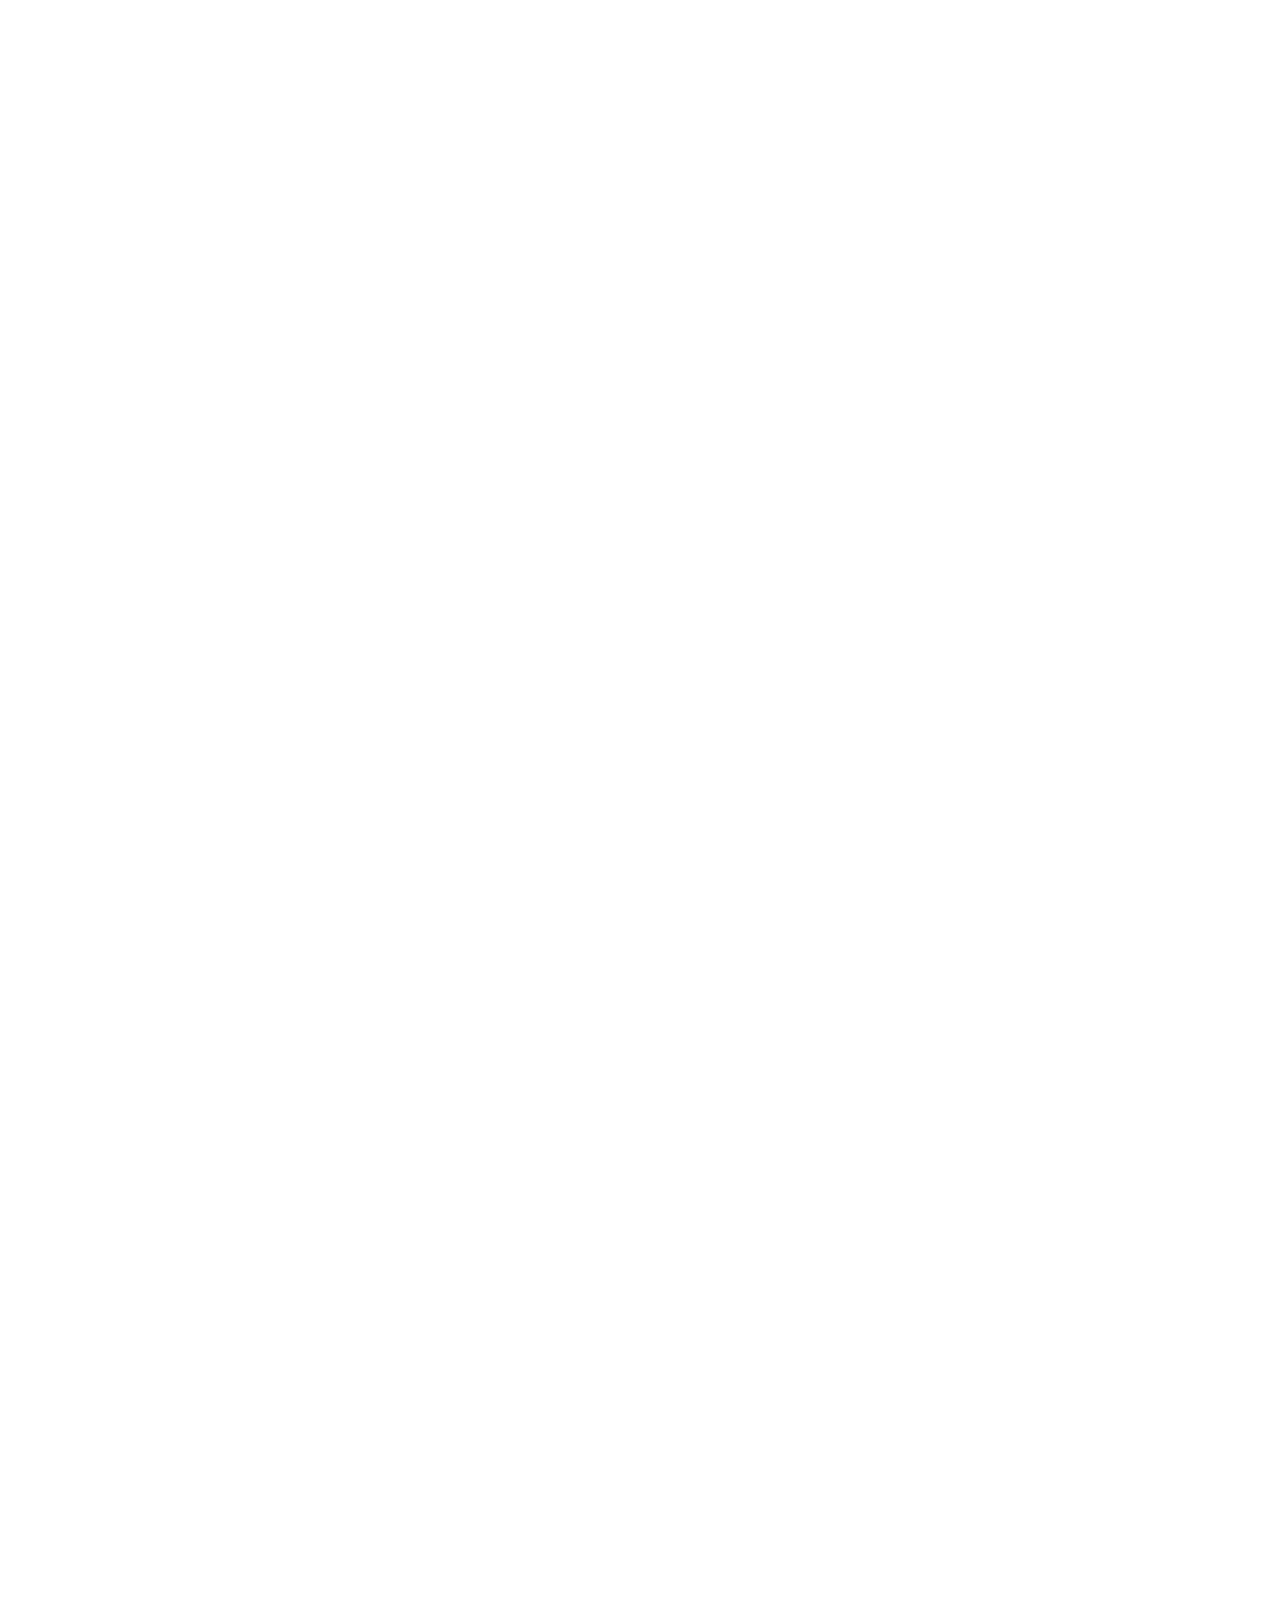
<file: assignment1/index.html>
<!DOCTYPE html>
<html lang="en">
<head>
    <meta charset="UTF-8">
    <meta http-equiv="X-UA-Compatible" content="IE=edge">
    <meta name="viewport" content="width=device-width, initial-scale=1.0">
    <title>Frank Gehry</title>
    <link rel="stylesheet" href="reset.css">
    <link rel="stylesheet" href="style.css">
    <link rel="preconnect" href="https://fonts.googleapis.com">
<link rel="preconnect" href="https://fonts.gstatic.com" crossorigin>
<link href="https://fonts.googleapis.com/css2?family=Racing+Sans+One&family=Vina+Sans&display=swap" rel="stylesheet">
<link rel="preconnect" href="https://fonts.googleapis.com">
<link rel="preconnect" href="https://fonts.gstatic.com" crossorigin>
<link href="https://fonts.googleapis.com/css2?family=Cormorant+Garamond:ital,wght@0,300;0,400;0,500;0,600;0,700;1,300;1,400;1,500;1,600;1,700&family=Racing+Sans+One&family=Vina+Sans&display=swap" rel="stylesheet">
</head>
<body>
    <h1>Frank Gehry</h1>
    <div id="q">
    <div id="q1">
        <main class="container">
        <h2>1. What was the first thing you paid attention to when interacting with the experience?
    </h2>
        <p>The first thing that caught my eye when I interacted with the website was the selection of music or sounds. One of the classical pieces that linked with it was "Dvořák: Symphony No. 7 in D Minor, Op. 70, B. 141 - III. Scherzo. Vivace." This symphony's rich and dramatic orchestration provided a captivating audio backdrop, elevating the total experience to a level of sophistication and depth. A feeling of cultural significance was evoked by the selection of classical music, which provided a touch of delicacy and elegance. In addition to increasing my connection with the website, its presence gave the browsing experience an air of magnitude and artistic appreciation from the beginning.
        </p></main>

   <div class="inner"><h2>2. Spend two minutes with the experience and create a list of each of your discrete actions.
    </h2>
    <p><ul>
        <li>Scrolling down: My main method of interacting with the website was to scroll down, which triggered dynamic responses and revealed various areas and information as I navigated through it. With each downward movement on the page, this action enhanced the surfing experience by activating interesting interactions and motion graphics in addition to making the journey through material easier.</li>
        <li>Observing moving parts and interactions: With the classical music playing in the background, I observed a lot of dynamic features and interactions as I scrolled, which added visual interest and engagement to the experience.</li>
        <li>Watching the video: I spent some time watching the website's video material, which was an interview with Frank Gehry that provided more context and insights into the significance of the Walt Disney Concert Hall</li>
        <li>Examining the concert hall virtual model: I explored the model, clicking on various sections to examine the design features and comprehend their function within the architectural framework.</li>
        <li>Tapping the menu: I used the menu function to go between the website's chapters, which allowed me to access relevant content and better manage my browsing experience quickly.</li></ul>
    </p></div>  
    <h2>3. What part of the experience did you spend the most time engaging with?
    </h2>
        <p>The part of the experience that occupied up most of my time was exploring the model aspect. This section made it possible to examine several components in detail, which helped to comprehend the complexities involved fully. The ability to interact with the models—clicking on particular features to reveal related information—was especially interesting because it deepened the exploration process. This part of the experience was fascinating and educational due to the combination of useful material and visual depiction, which compelled me to learn more about the Concert Hall and its intentionally intricate architectural structure and design that brings life to art.</p>
    <h2>4. What was the most common action in your two-minute interaction with the experience?
    </h2>
        <p>During my two minutes with the experience, scrolling was the most common behaviour. The website's dynamic design, which saw a lot of moving pieces and content elements appear and disappear as I navigated down the page, made this activity happen frequently. Videos and information started to appear virtually on their own, adding to the interactive aspect of the browsing experience. The smoothness of the scrolling mechanism made it easy to navigate through the material and ensured that users could interact with all of the elements that were displayed on the website. This meant users immersed themselves in the website as it took them through the Concert Hall and its many offerings and ingenious mechanisms. </p>
    <h2>5. What is your impression of the intended primary goal of the interactive experience?
    </h2>
        <p>I believe that the main objective of the interactive experience is to fully immerse the user in the culture. The website seems to be made with the intention of giving visitors an immersive and unique look into cultural components, most likely those regarding music, architecture, or other artistic pursuits. The interactive experience attempts to immerse visitors in a realm of cultural appreciation and comprehension using interactive elements including virtual models, dynamic content, and rich multimedia presentations. A sense of connection and appreciation for the cultural issues the website investigates appears to be fostered by delivering a combination of visual, audio, and interactive stimuli.</p>
    <h2>6. How does the interactive experience communicate this primary goal?
    </h2>
        <p>The interactive experience, which mimics a virtual tour guide, successfully conveys its main objective of captivating users in culture. Users are guided around the website with minimum clicking and smooth navigation, enabling a fluid and immersive exploration of the cultural content presented. The layout makes it easy to navigate through different cultural elements, such as masterpieces of architecture, musical compositions, or other cultural artefacts, much like being guided by an informed guide would. This method guarantees that visitors won't be distracted by difficult navigation and can concentrate on taking in the depth of the content, which will improve their overall experience and comprehension of the cultural issues covered.
    </p>
    <h2>7. What is your impression of how the experience should be interacted with over time? (For how long and how many different times)
    </h2>
        <p>In my opinion, it is best to approach the interactive experience in chronological order during the first interaction. To obtain a thorough comprehension of the material, users should engage with each component as they scroll across the page. Users are able to fully immerse themselves in the experience and recognise the connectivity of various cultural elements during this initial exploration. After that, visitors can return to the website more than once, using the menu bar to go to particular areas of interest for additional research. Users can explore specific areas of the text more thoroughly due to this iterative method, which gradually improves their comprehension and appreciation. Users can get more out of their interactions and get more out of returning by combining focused navigation with chronological exploration.
    </p>
    <h2>8. How does the interactive experience communicate how it should be interacted with over time?
    </h2>
        <p>Through a number of features and functionalities, the interactive experience gradually conveys how it should be used. The navigation buttons on the website enable users to access to specific sections or information, which in turn allows for targeted research and the ability to concentrate on areas of interest on follow-up visits. Furthermore, the ability to exit the video interview and go back to the main page, similar to when viewing the model, gives users more freedom and control, letting them customise their engagement to suit their needs and agendas. These components show that the website is made to support many levels of interaction and invite visitors to come back and interact with the material in a way that best fits their unique requirements and preferences over time.
        </p>
    <h2>9. What other media forms (digital or otherwise) does the experience reference?</h2>
        <p>The website incorporates video into the experience as it adds both visual and audio elements. They provide further context, explanations, and stories about the culture and history of the Concert Hall and the works of Frank Gehry. Users can explore architectural or cultural components in a dynamic and immersive way by using interactive 3D models, which enable a thorough analysis of design elements and spatial interactions. Additionally, the inclusion of motion graphics gives the experience a dynamic visual element that improves user engagement and provides visual appeal while consumers interact with the material. These many media formats enhance the multi-sensory and captivating experience by giving visitors a range of ways to engage with and delve into the creative process of Frank Gehry.
    </p>
    <h2>10. What does this reference/s communicate to you about how you should act when engaging with your research experience?
    </h2>
        <p>The interactive experience's reference to several media formats makes it clear to me how crucial it is to make sure visitors interacting with my research experience have a smooth and simple navigation experience. I can design an environment that is dynamic and captivating, encouraging user discovery and engagement, by integrating components like motion graphics, 3D modelling, and video content. It also emphasises how important it is to have self-explanatory navigation tools and features that allow people to go around the material with ease. This suggests that in order to increase user satisfaction and engagement, the website must be designed with user-friendliness in mind, with the goal of making browsing as easy and intuitive as possible.
    </p>
    <h2>11. What does this reference/s communicate to you about how you should feel when engaging with your research experience?
    </h2>
        <p>It is important to take the user's experience into account with empathy and understanding. I should use a similar approach to my research, acknowledging that users may differ in their needs, preferences, and degree of expertise with the topic. This implies that I should make an effort to design a user-friendly, inclusive, and accessible research experience by considering the perspectives and experiences of all possible users. It also highlights how crucial it is to pay close attention to the views and concerns of users and modify the research experience as necessary to make sure that it fulfils their requirements and expectations.
    </p>
    <h2>12. What is the most frustrating part of the interaction to you and what makes that part frustrating?
    </h2>
        <p>The website's design, which consists of a single, lengthy scrollable page, was the aspect of the interaction that I found most frustrating. It became difficult to browse efficiently and find relevant information without clear divisions or sections. Because there was so much information, it was hard to concentrate on any one piece because it all seemed to blur together due to the lack of organisation. Furthermore, the lack of pauses or transitions between sections made it more difficult for me to follow my location on the website and assess my progress, which frustrated and disoriented me. Overall, the continuous scrolling structure of the website hindered navigation and made it difficult to effectively interact with the content, which negatively impacted the user experience overall.
    </p>
    <h2>13. What is the most satisfying part of the interaction to you and what makes that part satisfying?
    </h2>
        <p>The website's dynamic response as I scrolled down, especially the sensation of zooming in closer to the building as I went, was the most satisfying aspect of the interaction for me. This interactive element made browsing more engaging and immersive by bringing an engaging and visually stunning environment to the screen. The website moved in unison with my scrolling movements, giving me a sensation of responsiveness and control and heightening the sense of exploration and discovery. Furthermore, by enabling a closer look at certain architectural details and design aspects, the zooming effect enhanced the viewing experience by adding depth and richness. All in all, this interactive feature enhanced the overall immersive and rewarding engagement, adding to the enjoyment and memorability of the browsing experience.
    </p>
</body>
</html>
</file>
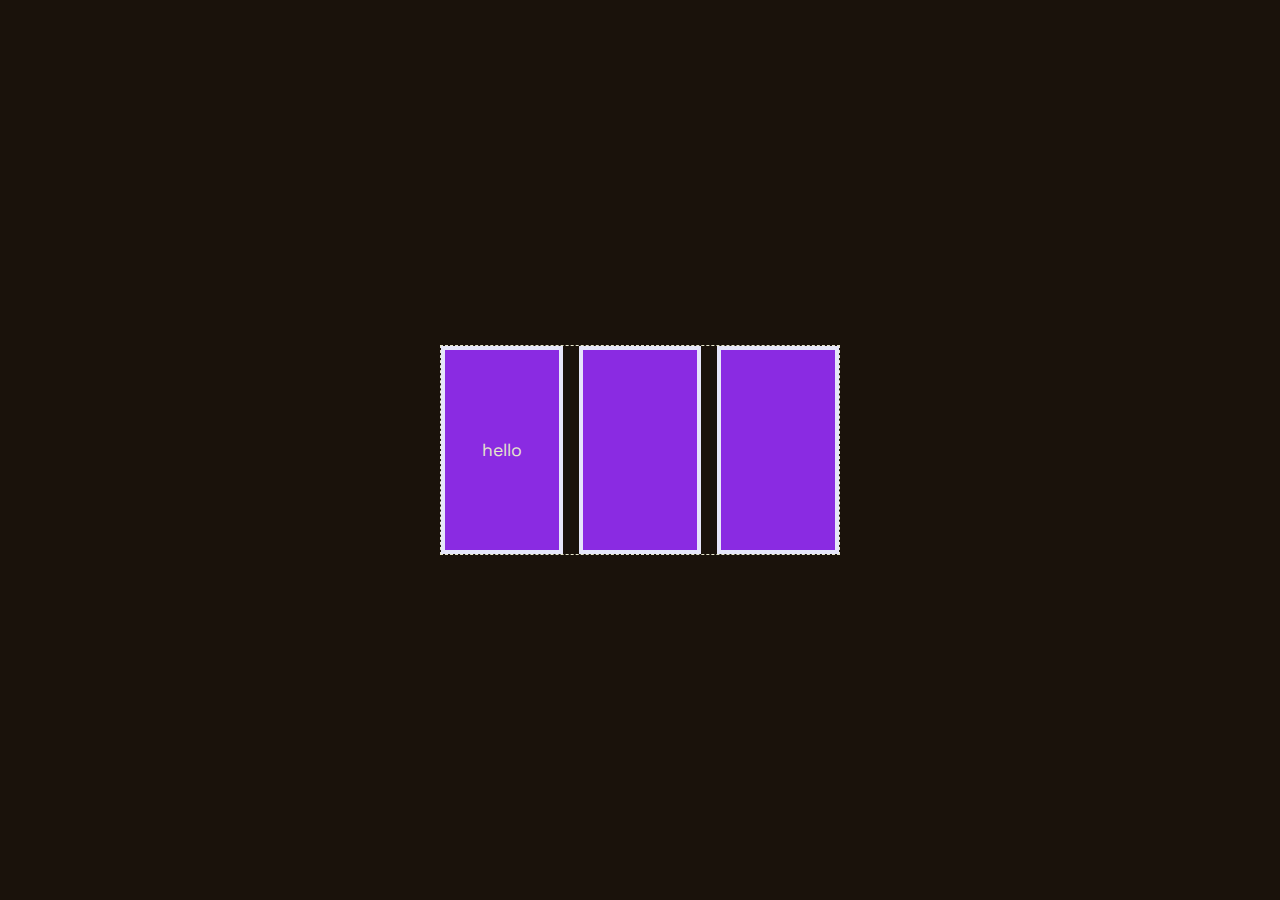
<file: Week 4 - box model/index.html>
<!DOCTYPE html>
<html lang="en">
<head>
    <meta charset="UTF-8">
    <meta name="viewport" content="width=device-width, initial-scale=1.0">
    <title>Document</title>
    <link rel="preconnect" href="https://fonts.googleapis.com" />
    <link rel="preconnect" href="https://fonts.gstatic.com" crossorigin />
    <link
      href="https://fonts.googleapis.com/css2?family=Luckiest+Guy&family=Space+Grotesk&display=swap"
      rel="stylesheet"
    />
    <link rel="stylesheet" href="reset.css" />
    <link rel="stylesheet" href="style.css" />
</head>
<body>
    <h1></h1>
    <div class="outer">
        <div class="inner noshrink"> 
            <p>hello <a href="a"></a></p>
        </div>
        <div class="inner">  </div>
        <div class="inner">  </div>
    </div>
    
</body>
</html>
</file>
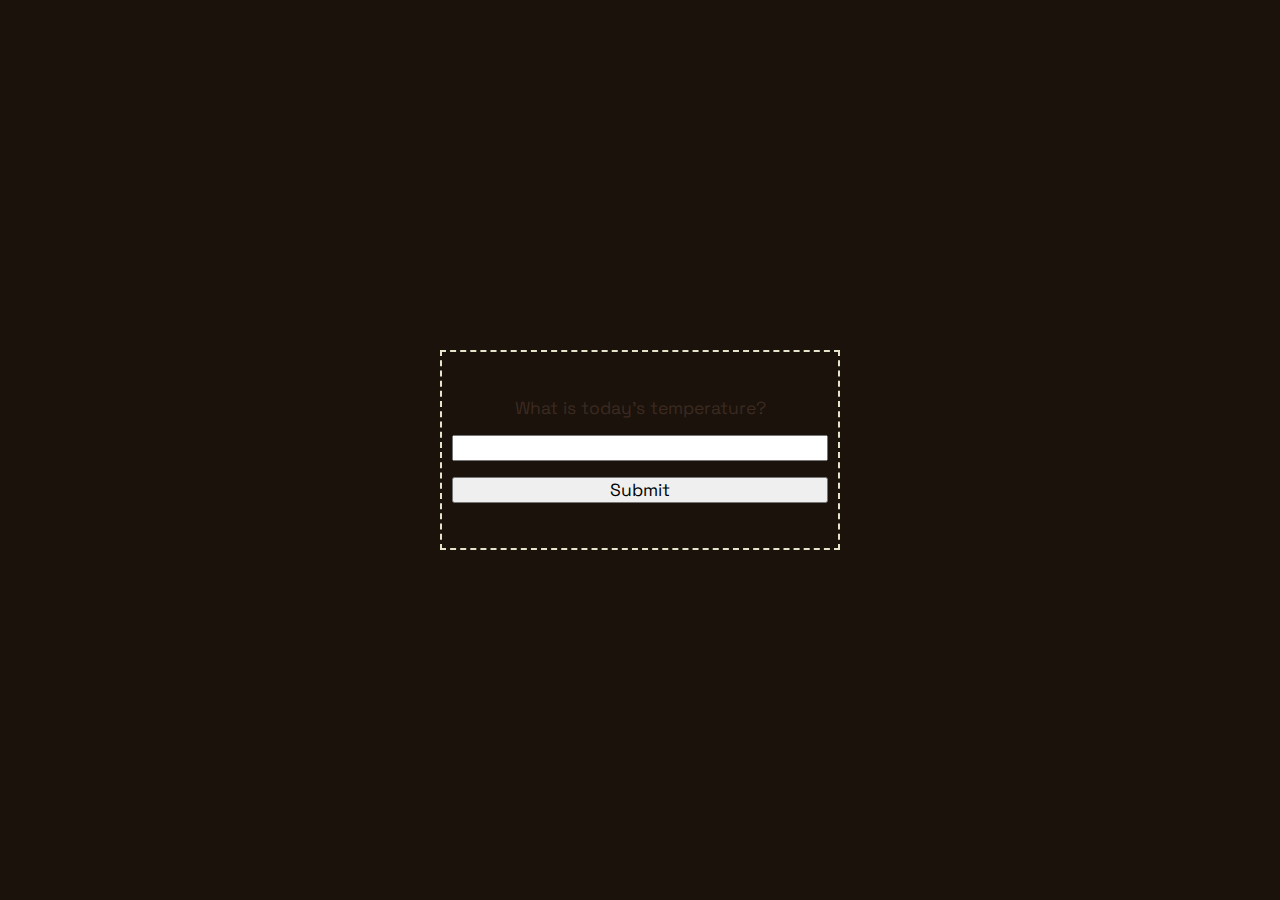
<file: week 5/index.html>
<!-- <!DOCTYPE html>
<html lang="en">
<head>
    <meta charset="UTF-8">
    <meta name="viewport" content="width=device-width, initial-scale=1.0">
    <title>JS examples</title>
    <script src="script.js" defer></script>
</head>
<body>
    <h1>JS examples</h1>
</body>
</html> -->


<!DOCTYPE html>
<html lang="en">
  <head>
    <meta charset="UTF-8" />
    <meta name="viewport" content="width=device-width, initial-scale=1.0" />
    <title>JS example</title>
    <link rel="preconnect" href="https://fonts.googleapis.com" />
    <link rel="preconnect" href="https://fonts.gstatic.com" crossorigin />
    <link
      href="https://fonts.googleapis.com/css2?family=Luckiest+Guy&family=Space+Grotesk&display=swap"
      rel="stylesheet"
    />
    <link rel="stylesheet" href="reset.css" />
    <link rel="stylesheet" href="style.css" />
    <script src="script.js" defer></script>
  </head>
  <body>
   <!-- <h1>JS example</h1> -->
   <div class="outer">
    <p>What is today's temperature?</p>
    <input type="number" id="myTemp">
    <button id="sunmit" onclick="checkWeather()">Submit</button>
   </div>
  </body>
</html>
</file>
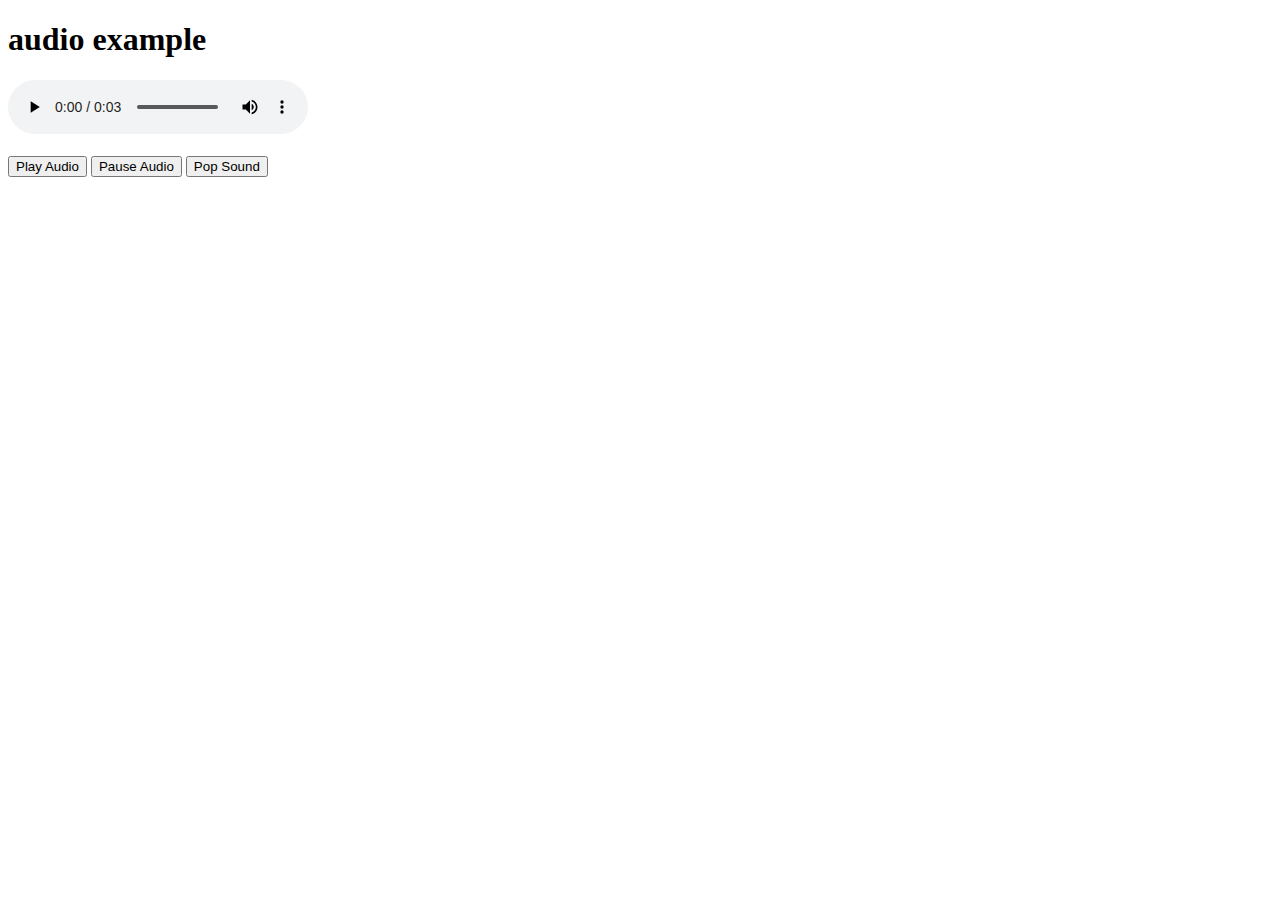
<file: Week 7/index.html>
<!DOCTYPE html>
<html lang="en">
<head>
    <meta charset="UTF-8">
    <meta name="viewport" content="width=device-width, initial-scale=1.0">
    <title>audio example</title>
    <script src="script.js" defer></script>
</head>
<body>
    <h1>audio example</h1>
    <audio src="airport.mp3" controls id="airport-audio"></audio>
    <br />
    <br />
    <button id="play-button">Play Audio</button>
    <button id="pause-button">Pause Audio</button>
    <button id="pop-button">Pop Sound</button>
    <audio src="pop.mp3" id="pop-sound"></audio>
</body>
</html>
</file>
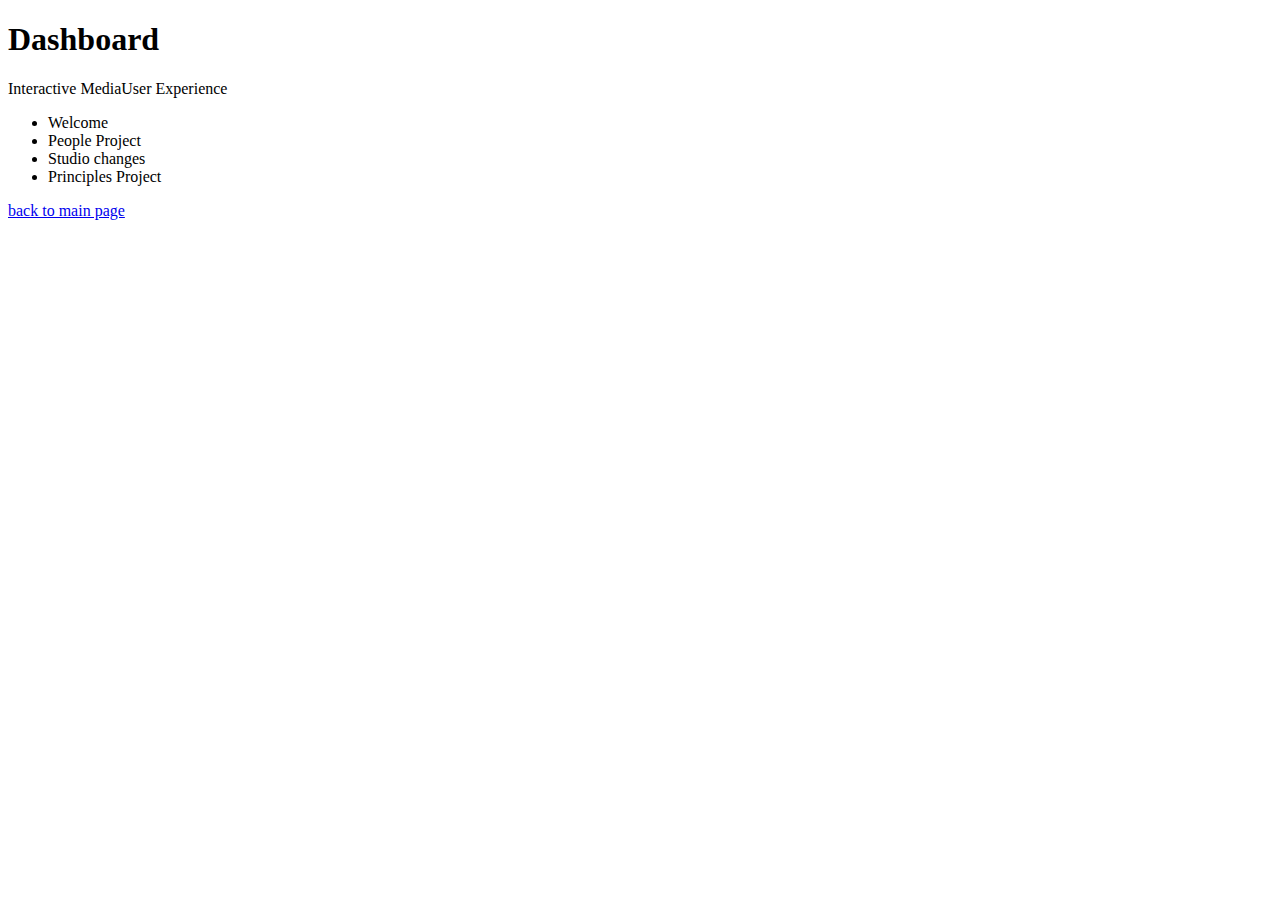
<file: week2/index.html>
<!DOCTYPE html>
<html lang="en">
<head>
    <meta charset="UTF-8">
    <meta http-equiv="X-UA-Compatible" content="IE=edge">
    <meta name="viewport" content="width=device-width, initial-scale=1.0">
    <title>Document</title>
</head>
<body>
    <h1>Dashboard</h1>
    <!--left div-->
    <table>
        <t>Interactive Media</t>
        <t>User Experience</t>
    </table>
    <!--right div--> 
    <ul><li>Welcome</li>
    <li>People Project</li>
    <li>Studio changes</li>
    <li>Principles Project</li></ul>
    
    <a href="../index.html">back to main page</a>
</body>
</html>
</file>
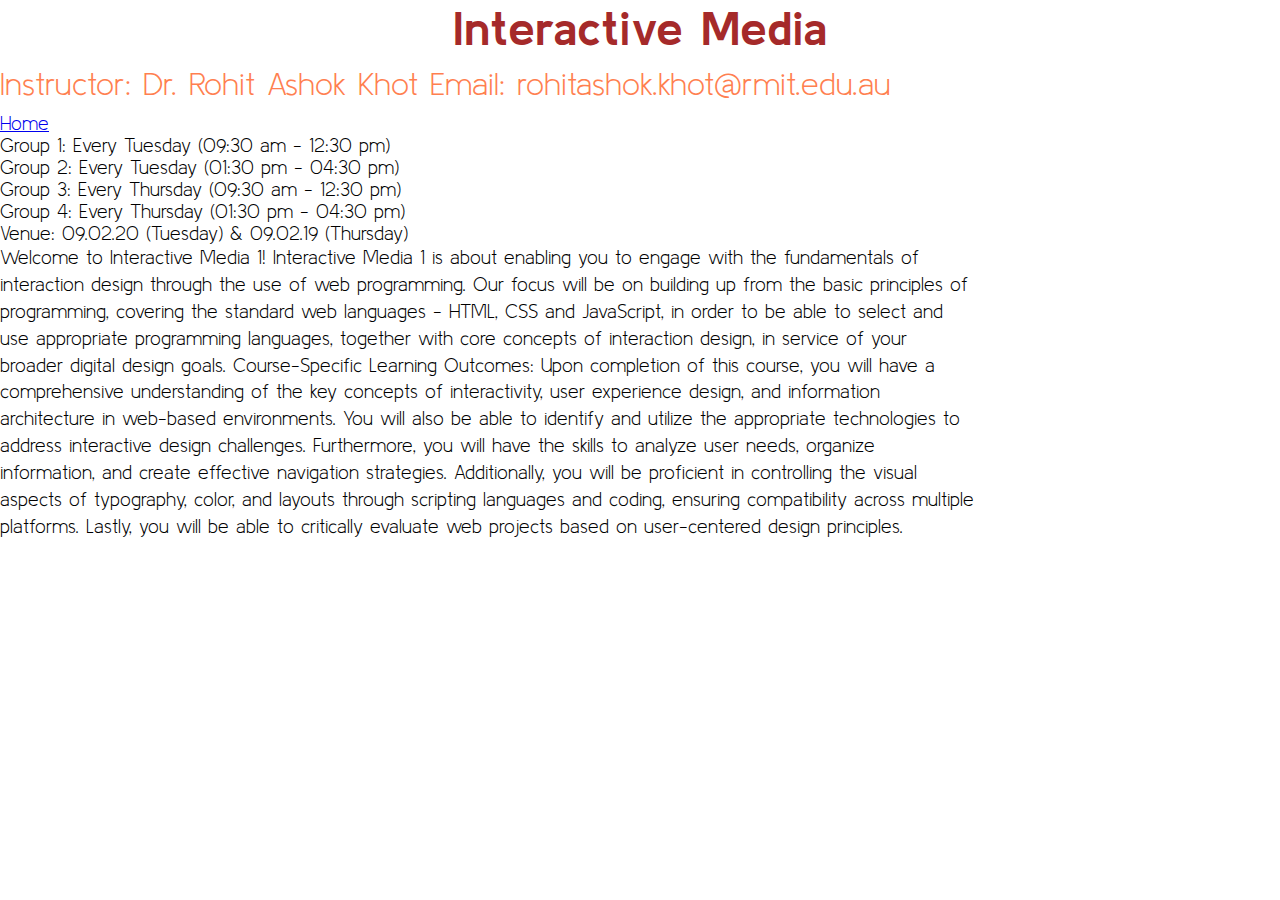
<file: week3/index.html>
<!DOCTYPE html>
<html lang="en">
<head>
    <meta charset="UTF-8">
    <meta name="viewport" content="width=device-width, initial-scale=1.0">
    <title>Document</title>
    <link rel="preconnect" href="https://fonts.googleapis.com">
<link rel="preconnect" href="https://fonts.gstatic.com" crossorigin>
<link href="https://fonts.googleapis.com/css2?family=Belleza&family=Kulim+Park:ital,wght@0,200;0,300;0,400;0,600;0,700;1,200;1,300;1,400;1,600;1,700&display=swap" rel="stylesheet">
    <link rel="preconnect" href="https://fonts.googleapis.com">
<link rel="preconnect" href="https://fonts.gstatic.com" crossorigin>
<link href="https://fonts.googleapis.com/css2?family=Kulim+Park:ital,wght@0,200;0,300;0,400;0,600;0,700;1,200;1,300;1,400;1,600;1,700&display=swap" rel="stylesheet">
    <link rel="stylesheet" href="reset.css">
    <link rel="stylesheet" href="style.css">
    <style>
       /* h1{
            color: red;
        }*/
    </style>
</head>
<body>
    <h1 class="my-colors"> Interactive Media</h1>
    <h2 id="Instructor"> 
        Instructor: Dr. Rohit Ashok Khot
        <span data-email="Email"="">Email: rohitashok.khot@rmit.edu.au </span>
     </h2>
     <a href="#">Home</a>
     <h3><ul>
        <li> <strong>Group 1: Every Tuesday</strong> <strong>(09:30 am - 12:30 pm)</strong></li>
        <li>Group 2: Every Tuesday (01:30 pm - 04:30 pm)</li>
        <li>Group 3: Every Thursday (09:30 am - 12:30 pm)</li>
        <li>Group 4: Every Thursday (01:30 pm - 04:30 pm)</li>
     </ul></h3>
 <h4>Venue: 09.02.20 (Tuesday) & 09.02.19 (Thursday)</h4>
 <p>Welcome to Interactive Media 1! 
    
Interactive Media 1 is about enabling you to engage with the fundamentals of interaction design through the use of web programming. Our focus will be on building up from the basic principles of programming, covering the standard web languages - HTML, CSS and JavaScript, in order to be able to select and use appropriate programming languages, together with core concepts of interaction design, in service of your broader digital design goals. 

Course-Specific Learning Outcomes:

Upon completion of this course, you will have a comprehensive understanding of the key concepts of interactivity, user experience design, and information architecture in web-based environments. You will also be able to identify and utilize the appropriate technologies to address interactive design challenges. Furthermore, you will have the skills to analyze user needs, organize information, and create effective navigation strategies. Additionally, you will be proficient in controlling the visual aspects of typography, color, and layouts through scripting languages and coding, ensuring compatibility across multiple platforms. Lastly, you will be able to critically evaluate web projects based on user-centered design principles.</p>





   
</body>
</html>
</file>
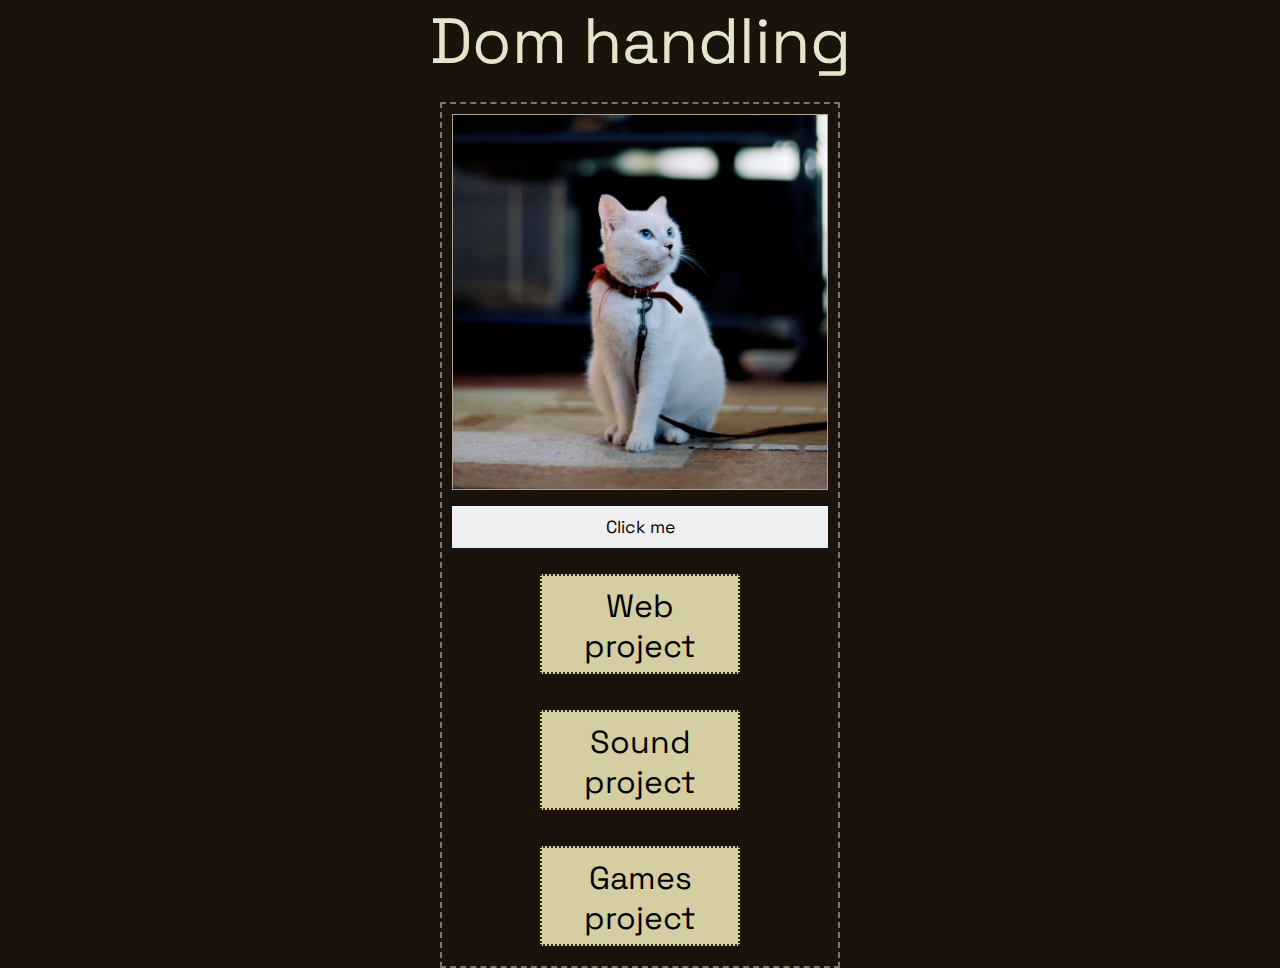
<file: week6/index.html>
<!DOCTYPE html>
<html lang="en">
  <head>
    <meta charset="UTF-8" />
    <meta name="viewport" content="width=device-width, initial-scale=1.0" />
    <title>DOM handling</title>
    <link rel="preconnect" href="https://fonts.googleapis.com" />
    <link rel="preconnect" href="https://fonts.gstatic.com" crossorigin />
    <link
      href="https://fonts.googleapis.com/css2?family=Luckiest+Guy&family=Space+Grotesk&display=swap"
      rel="stylesheet"
    />
    <link rel="stylesheet" href="reset.css" />
    <link rel="stylesheet" href="style.css" />
    <script src="script.js" defer></script>
  </head>
  <body>
   <h1>Dom handling</h1>
   <!-- <p>I am a paragraph</p> --> 
   <div class="outer">
    <img src="cat.png" alt="this is a cat" id="my-image" data-catname="garfield">
    <button id="my-button">Click me</button>
   <!-- p.inner*3 -->
   <p class="inner" data-topic="web">Web project</p>
   <p class="inner" data-topic="sounds">Sound project</p>
   <p class="inner" data-topic="games">Games project</p>
    </div>
  </body>
</html>
</file>
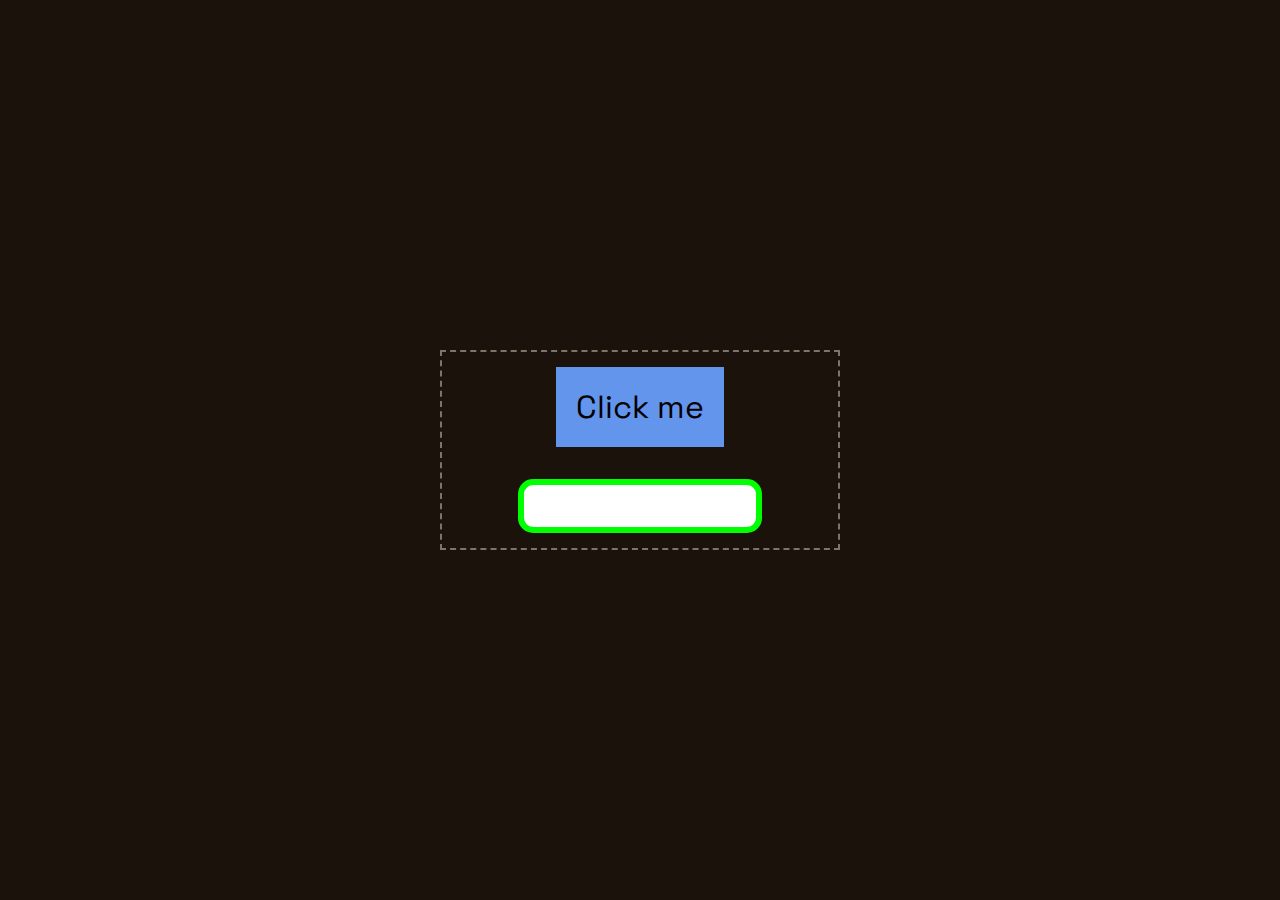
<file: week9/index.html>
<!DOCTYPE html>
<html lang="en">
<head>
    <meta charset="UTF-8">
    <meta name="viewport" content="width=device-width, initial-scale=1.0">
    <title>CSS animations</title>
    <link rel="preconnect" href="https://fonts.googleapis.com" />
    <link rel="preconnect" href="https://fonts.gstatic.com" crossorigin />
    <link
      href="https://fonts.googleapis.com/css2?family=Luckiest+Guy&family=Space+Grotesk&display=swap"
      rel="stylesheet"
    />
    <link rel="stylesheet" href="reset.css" />
    <link rel="stylesheet" href="style.css" />
    <script src="script.js" defer></script>
</head>
<body>
    <div id="side-drawer">
        <p>menu</p>
    </div>
    <div class="outer">
        <button id="my-button">Click me</button>
        <input type="text">
    </div>
    <!-- <div class="outer">
        <svg 
        width="400px" 
        height="400px" 
        viewBox="0 0 1024 1024" 
        class="icon duck-icon"  
        version="1.1" 
        xmlns="http://www.w3.org/2000/svg">
        <path 
        d="M913.88 548.4c-66.14 35.43-141.83-7.68-141.83-7.68-112.76-53.91-246.31-55.82-246.31-55.82-34.09-2.34-25.47-17.51-20.69-25.88 0.73-1.27 1.74-2.36 2.59-3.56a187.06 187.06 0 0 0 34.17-108.08c0-103.78-84.13-187.92-187.92-187.92C251 159.47 167.37 242.24 166 344.87c-1 3.81-42.28 9.32-73-5.06-40-18.71-25.08 73.65 42.35 95.45l-2.31-0.1c-28.06-1.52-30.8 7.68-30.8 7.68s-16.14 29.75 83.13 38.37c31.39 2.72 35.71 8.11 42 16.64 11.92 16.14 3.57 39.25-12.15 59-44.53 55.77-71.84 180.68 49.78 270.85 103.12 76.47 377.65 79.95 497.37-15.13 108-85.76 156.72-170.47 185.79-241.14 3.9-9.54 31.84-58.43-34.28-23.03z" 
        fill="#DFEDFF" 
        class="fill-icon"/>
        <path 
        d="M497.6 892c-45.54 0-90.26-4.72-129.91-13.76-44.48-10.13-81.54-25.54-107.18-44.55-51.15-37.93-81.9-86.48-88.93-140.4-7.75-59.47 14.44-111.93 37.79-141.21 5.94-7.45 24.37-33.06 12-49.83-5.31-7.2-8.24-11.16-36.63-13.62-49.83-4.32-79.54-14.77-88.3-31A20 20 0 0 1 95.31 440c1-2.48 3.9-7 12.58-9.9-25-17-39.75-43.45-43.46-65.14-2.49-14.57 0.26-25.73 7.75-31.43 4.34-3.31 12-6.08 24-0.48 22.57 10.56 52.33 9.36 62.45 7.08A195.41 195.41 0 0 1 353.9 152c107.75 0 195.42 87.66 195.42 195.42a194.18 194.18 0 0 1-35.54 112.4c-0.39 0.55-0.8 1.09-1.22 1.62a14.24 14.24 0 0 0-1 1.35c-1.33 2.32-4.44 7.76-3.45 9.6 0.09 0.16 2.3 4 18 5.07 3.19 0.06 35.67 0.78 81.68 7.77 43.83 6.66 108.47 20.53 167.55 48.77l0.48 0.25c0.72 0.41 73 40.58 134.58 7.58l3.54 6.61-3.54-6.61c26.78-14.35 41.69-17.16 49.86-9.43 10 9.45 1.46 27.71-3.64 38.63-0.64 1.38-1.2 2.56-1.5 3.3C930.2 634.73 883.66 725.8 767 818.44c-29.48 23.42-68.66 41.78-116.44 54.6-43.33 11.62-92.79 18.16-143 18.92q-4.99 0.04-9.96 0.04zM108.93 446.26c-0.19 0.58-0.51 2.28 1 4.7 3.12 5.13 16.77 17.6 76.12 22.75 31.67 2.75 39.06 8.37 47.4 19.66 12.64 17.12 8 42.58-12.32 68.09-21.43 26.87-41.79 75.1-34.65 129.91a171.55 171.55 0 0 0 23.39 66.51c14.09 23.45 34.14 44.91 59.6 63.79 48 35.59 139.14 56.78 237.88 55.29 49-0.74 97.21-7.11 139.36-18.41 45.79-12.28 83.13-29.73 111-51.86C871.59 716.23 917 627.47 941.2 568.58c0.43-1.06 1-2.33 1.78-3.94a113.36 113.36 0 0 0 5.47-13.25c1.59-5 1.45-7.32 1.31-8.1-1.55-0.37-8.86-0.86-32.33 11.71-28.67 15.36-63.59 18.86-101 10.14a197.41 197.41 0 0 1-47.86-17.77c-109.85-52.44-241.64-55-243-55h-0.4c-16.57-1.14-26.21-5.26-30.34-13-4.9-9.16 0.67-18.89 3.66-24.12a25.75 25.75 0 0 1 2.2-3.16c0.26-0.33 0.52-0.66 0.76-1a179.26 179.26 0 0 0 32.8-103.76C534.32 247.9 453.38 167 353.9 167a180.41 180.41 0 0 0-180.38 178 7.5 7.5 0 0 1-0.25 1.83 9.3 9.3 0 0 1-5.5 6c-9.4 4.38-48.35 7.63-77.94-6.22-3.92-1.83-7.12-2.27-8.56-1.18-2.11 1.61-3.65 7.6-2.05 17 3.4 19.92 21.78 53.87 58.44 65.72a7.5 7.5 0 0 1-2.66 14.59l-2.31-0.1c-17.46-0.94-22.63 2.51-23.63 3.37z m-0.09 0.14z" 
        fill="#66A9F7" />
        <path d="M393.54 600.36a2.5 2.5 0 0 1-0.35-5c0.05 0 5.5-0.79 14.94-1.9a2.5 2.5 0 0 1 0.58 5c-9.37 1.1-14.76 1.87-14.82 1.88zM550.28 786.86c-3.57 0-7.16-0.05-10.67-0.16a2.5 2.5 0 1 1 0.15-5c9.75 0.29 19.84 0.17 29.92-0.36a2.5 2.5 0 0 1 0.26 5c-6.58 0.35-13.2 0.52-19.66 0.52z m-40.63-2.39h-0.3a301.55 301.55 0 0 1-29.93-5.15 2.5 2.5 0 0 1 1.1-4.88 296.47 296.47 0 0 0 29.43 5.06 2.5 2.5 0 0 1-0.3 5z m90.17-0.83a2.5 2.5 0 0 1-0.31-5 420.3 420.3 0 0 0 29.56-4.86 2.5 2.5 0 0 1 1 4.9c-9.89 2-20 3.65-29.92 4.92z m59.05-11.93a2.5 2.5 0 0 1-0.68-4.91c9.47-2.67 14.94-4.66 15-4.68s5.09-2 13.08-5.51a2.5 2.5 0 0 1 2 4.58c-8.1 3.56-13.28 5.59-13.33 5.61-0.28 0.1-5.73 2.09-15.4 4.82a2.49 2.49 0 0 1-0.67 0.09zM451 771.14a2.5 2.5 0 0 1-0.82-0.14 252.81 252.81 0 0 1-28.09-11.65 2.5 2.5 0 1 1 2.19-4.49 247.67 247.67 0 0 0 27.53 11.42 2.5 2.5 0 0 1-0.82 4.86z m263.58-22.69a2.5 2.5 0 0 1-1.14-4.73c9.37-4.78 18.21-9.68 26.25-14.54a2.5 2.5 0 0 1 2.59 4.28c-8.15 4.92-17.09 9.87-26.56 14.71a2.49 2.49 0 0 1-1.14 0.28zM397 744.72a2.49 2.49 0 0 1-1.37-0.41 239.3 239.3 0 0 1-24.3-18.31 2.5 2.5 0 0 1 3.25-3.8 234.35 234.35 0 0 0 23.8 17.91 2.5 2.5 0 0 1-1.37 4.59z m369-27.78a2.5 2.5 0 0 1-1.52-4.48 135.63 135.63 0 0 0 21.63-20.14 2.5 2.5 0 0 1 3.84 3.2 140.53 140.53 0 0 1-22.43 20.91 2.49 2.49 0 0 1-1.52 0.51z m34.69-47.28h-0.2a2.5 2.5 0 0 1-2.29-2.69c0.06-0.75 0.09-1.5 0.09-2.24 0-7.94-3.54-15.6-10.52-22.75a2.5 2.5 0 1 1 3.58-3.49c7.92 8.12 11.94 16.95 11.94 26.24 0 0.87 0 1.76-0.11 2.64a2.5 2.5 0 0 1-2.51 2.28z m-35.75-44.08a2.49 2.49 0 0 1-1.14-0.28l-1.44-0.73a224.37 224.37 0 0 0-26-10.88A2.5 2.5 0 0 1 738 609a229.39 229.39 0 0 1 26.55 11.13l1.49 0.75a2.5 2.5 0 0 1-1.14 4.73z m-56.63-20.28a2.5 2.5 0 0 1-0.6-0.07c-9.21-2.27-19.07-4.32-29.33-6.1a2.5 2.5 0 0 1 0.85-4.93c10.37 1.79 20.35 3.87 29.67 6.17a2.5 2.5 0 0 1-0.6 4.93z m-269.93-10a2.5 2.5 0 0 1-0.23-5c9.94-0.92 20.07-1.74 30.09-2.44a2.5 2.5 0 0 1 0.35 5c-10 0.7-20.07 1.51-30 2.43z m210.6-0.46h-0.29c-9.56-1.12-19.62-2.06-29.9-2.81a2.5 2.5 0 0 1 0.36-5c10.35 0.75 20.49 1.71 30.12 2.83a2.5 2.5 0 0 1-0.29 5z m-150.48-3.69a2.5 2.5 0 0 1-0.12-5c10.16-0.48 20.31-0.83 30.18-1a2.5 2.5 0 1 1 0.11 5c-9.83 0.22-19.94 0.57-30.05 1z m90.38-0.71h-0.09c-9.73-0.35-19.84-0.55-30-0.6a2.5 2.5 0 0 1 0-5c10.26 0.05 20.42 0.26 30.2 0.61a2.5 2.5 0 0 1-0.09 5zM351.56 705.86a2.49 2.49 0 0 1-1.85-0.81c-3.37-3.69-6.69-7.55-9.88-11.48a2.5 2.5 0 1 1 3.88-3.15c3.13 3.86 6.39 7.65 9.69 11.26a2.5 2.5 0 0 1-1.85 4.19z" 
        fill="#66A9F7" /></svg>
    </div>
    <div class="outer box">
        <p>back friday sale</p>
    </div>
    <div class="outer">
        <div class="spinner">
        </div>
    </div>
    <div class="outer">
        <img src="heart.svg" alt="" class="heart-icon">
    </div> -->
</body>
</html>
</file>
<file: assignment/style.css>
/* body {
    font-size: 1rem;
    font-family: "Kulim Park", sans-serif;
  font-weight: 200;
  font-style: normal;
} */
h1{
    font-size: 9rem;
    color: #005247; /* the colours used on the website had some warm colours and I wanted mine to have the same undertones so the colours used are very warm and autumnal */
    font-weight: 900;
   /*    text-transform: uppercase; */
   text-align: center;
   border-bottom: 1px solid #005247; /* wanted a line to separate the heading and paragraphs */ 
    font-family: "Vina Sans", sans-serif; /* I liked how the websites utilised very big and bold font for their headings and I wanted to replicate it */
    font-weight: 400;
    font-style: normal;
  }

  h2 {
    color: #510800; /* I wanted the questions to be separate to the answers by making them different colours */ 
    font-size: 1.3rem; /* also used a larger font size to enphasise the heirarchy */
  }

  h3 {
    font-size: 1rem;
    color: #510800;
    text-align: center;

  }

 .container1 {
    /* border: 2px ridge red; */
    font-size: 1.5rem;
    padding: 1.5em;
    margin: 1.5em;
    background-image: linear-gradient(to left, #ffbfbd, #ffbab3, #ffb5a9, #ffb19e, #ffad93); /* I wanted each answer to be in individual boxes so it's easier to read and I purposely made the gradient of the boxes go against the gradient of the background */ 
    border-radius: 30px;
 }

 .container2 {
  /* border: 2px ridge red; */
  font-size: 1.5rem;
  padding: 1.5em;
  margin: 1.5em;
  background-image: linear-gradient(to right, #ffbfbd, #ffb5ab, #ffac97, #ffa581, #ff9f6a); /* I reversed the gradient so it wouldn't look too uniform across the entire page */
  border-radius: 30px;
}

.container3 {
  /* border: 2px ridge red; */
  font-size: 1.5rem;
  padding: 1.5em;
  margin: 1.5em;
  background-image: linear-gradient(to left, #ffbfbd, #ffbab3, #ffb5a9, #ffb19e, #ffad93);
  border-radius: 30px;
}

.container4 {
/* border: 2px ridge red; */
font-size: 1.5rem;
padding: 1.5em;
margin: 1.5em;
background-image: linear-gradient(to right, #ffbfbd, #ffb5ab, #ffac97, #ffa581, #ff9f6a);
border-radius: 30px;
}

.container5 {
  /* border: 2px ridge red; */
  font-size: 1.5rem;
  padding: 1.5em;
  margin: 1.5em;
  background-image: linear-gradient(to left, #ffbfbd, #fdb5b3, #fcaca9, #f9a29e, #f79894); /* I wanted to change the gradient so it would match the colours of the background so I changed the orange to a pink */
  border-radius: 30px;
}

.container6 {
/* border: 2px ridge red; */
font-size: 1.5rem;
padding: 1.5em;
margin: 1.5em;
background-image: linear-gradient(to right, #ffbfbd, #fdb5b3, #fcaca9, #f9a29e, #f79894);
border-radius: 30px;
}

.container7 {
  /* border: 2px ridge red; */
  font-size: 1.5rem;
  padding: 1.5em;
  margin: 1.5em;
  background-image: linear-gradient(to left, #ffbfbd, #fdb5b3, #fcaca9, #f9a29e, #f79894);
  border-radius: 30px;
}

.container8 {
/* border: 2px ridge red; */
font-size: 1.5rem;
padding: 1.5em;
margin: 1.5em;
background-image: linear-gradient(to right, #ffbfbd, #fdb5b3, #fcaca9, #f9a29e, #f79894);
border-radius: 30px;
}

.container9 {
  /* border: 2px ridge red; */
  font-size: 1.5rem;
  padding: 1.5em;
  margin: 1.5em;
  background-image: linear-gradient(to left, #ffbfbd, #fdb5b3, #fcaca9, #f9a29e, #f79894);
  border-radius: 30px;
}

.container10 {
/* border: 2px ridge red; */
font-size: 1.5rem;
padding: 1.5em;
margin: 1.5em;
background-image: linear-gradient(to right, #ffbfbd, #fdaeac, #fa9d9b, #f68b8a, #f27979); /* I made the pink a bit darker this time because the background was getting darker as you scroll down */
border-radius: 30px;
}

.container11 {
  /* border: 2px ridge red; */
  font-size: 1.5rem;
  padding: 1.5em;
  margin: 1.5em;
  background-image: linear-gradient(to left, #ffbfbd, #fdaeac, #fa9d9b, #f68b8a, #f27979);
  border-radius: 30px;
}

.container12 {
/* border: 2px ridge red; */
font-size: 1.5rem;
padding: 1.5em;
margin: 1.5em;
background-image: linear-gradient(to right, #ffbfbd, #fdaeac, #fa9d9b, #f68b8a, #f27979);
border-radius: 30px;
}

.container13 {
  /* border: 2px ridge red; */
  font-size: 1.5rem;
  padding: 1.5em;
  margin: 1.5em;
  background-image: linear-gradient(to left, #ffbfbd, #feadab, #fc9a98, #fa8886, #f67474); /* I made this red a bit dark so the outline of the box would be more obvious becuase the previous red blended into the background */
  border-radius: 30px;
  }
</file>
<file: assignment1/style.css>
body {
    font-size: 1rem;
    font-family: "Kulim Park", sans-serif;
  font-weight: 200;
  font-style: normal;
}
h1{
    font-size: 4rem;
    color: rgb(28, 33, 130);
    font-weight: 900;
   /*    text-transform: uppercase; */
   text-align: center;
   border-bottom: 1px solid rgb(28, 33, 130);
    font-family: "Vina Sans", sans-serif;
    font-weight: 400;
    font-style: normal;
  }

  ul {
    margin: 0;
    padding: 0;
    min-height: 150px;
    list-style: none;
    display: flex;
    gap: 1rem;
    flex-direction: row;
    justify-content: center;
    /* align-items: center; */
    /* flex-wrap: wrap; */
  }

  h2 {
    margin: 0;
    padding: 0;
    min-height: 150px;
    list-style: none;
    display: flex;
    gap: 1rem;
    flex-direction: row;
    justify-content: center;
    /* align-items: center; */
    /* flex-wrap: wrap; */
  }

  .inner {
    margin: 0;
    padding: 0;
    min-height: 150px;
    list-style: none;
    display: flex;
    gap: rem;
    flex-direction: column;
    justify-content: center;
    align-items: center; 
    flex-wrap: wrap;
  }

  h2,p {
    /* flex: 1; already green*/ 
    /* background-color: lightblue; */
    /* flex-grow: 1; already green*/
    /* padding: 0 10px; */
  }
    .questions {
      display: grid;
      /* grid-template-columns: 1fr 1fr 1fr 1fr; */
      grid-template-rows: 1fr 1fr 1fr 1fr;
      gap: 1rem;
    }
  
    #q {
      /* border: 2px dashed #e5e5cb; */
      /* margin: 50px 0; */
      width: 500px;
      min-height: 500px;
      padding: 10px;
      display: grid;
      gap: 1rem;
      /* grid-template-columns: 1fr 1fr 1fr 1fr; */
      grid-template-rows: 1fr 1fr 1fr 1fr;
      grid-template-rows: repeat(4, 1fr);
  
    }

    #q > * {
      width: 100%;
      height: 100%;
      /* width: 50px;
      height: 50px;
      justify-content: start; */
      /* align-self: center;
      justify-self: center; */
    }
    
  #q1 {
      background-color: limegreen;
  }
  
.container {
  border: 2px dashed red;
}
</file>
<file: Week 4 - box model/style.css>
/* https://colorhunt.co/palette/1a120b3c2a21d5cea3e5e5cb */

body {
    background-color: #1a120b;
    display: flex;
    text-align: center;
    margin: auto;
    max-width: 1000px;
    justify-content: center;
    align-items: center;
    font-family: "Space Grotesk", sans-serif;
    font-optical-sizing: auto;
    font-weight: 400;
    font-style: normal;
    color: #e5e5cb; 
    /*color: #3c2a21;*/
    font-size: 1.1rem;
  }

  .outer {
    border: 1px dashed #e5e5cb;
    width: 400px;
    min-height: 200px;
    display: flex;
    flex-direction: row;
    justify-content: center;
    gap: 1rem;
    flex-wrap: wrap;

  }

  .inner {
    flex: 1;
    width: 100px;
    /* height: 100px; */
    background-color: blueviolet;
    /* margin-bottom: 10px; */
    border: 4px solid lavender;
  }
  
  p {
    line-height: 200px;
   /* padding: 40px;*/
  }

  a,
  span{
    display: none;
    /* display: block ; */


  }
</file>
<file: week 5/style.css>
/* https://colorhunt.co/palette/1a120b3c2a21d5cea3e5e5cb */

body {
    background-color: #1a120b;
    display: flex;
    text-align: center;
    margin: auto;
    max-width: 1000px;
    justify-content: center;
    align-items: center;
    font-family: "Space Grotesk", sans-serif;
    font-optical-sizing: auto;
    font-weight: 400;
    font-style: normal;
    /* color: #e5e5cb; */
    color: #3c2a21;
    font-size: 1.1rem;
  }
  
  .outer {
    border: 2px dashed #e5e5cb;
    width: 400px;
    min-height: 200px;
    display: flex;
    flex-direction: column;
    justify-content: center;
    padding: 10px;
    display: flex;
    gap: 1rem;
  }
  
  .inner {
    background-color: #d5cea3;
    width: 200px;
    height: 100px;
    margin: 10px auto;
    border: 2px dotted #3c2a21;
    padding: 10px;
    /* line-height: 80px; */
  }
  
  a {
    margin-right: 10px;
    display: block;
  }
  
  #grid-container {
    border: 2px dashed #e5e5cb;
    margin: 50px 0;
    width: 500px;
    min-height: 500px;
    padding: 10px;
    display: grid;
    gap: 1rem;
    grid-template-columns: 1fr 1fr 1fr 1fr;
    /* grid-template-rows: 1fr 1fr 1fr 1fr; */
    grid-template-rows: repeat(4, 1fr);
  }
  
  #grid-container > * {
    width: 100%;
    height: 100%;
    /* width: 50px;
    height: 50px;
    justify-content: start; */
    /* align-self: center;
    justify-self: center; */
  }
  #box1 {
    background-color: limegreen;
  }
  #box2 {
    background-color: purple;
    /* grid-column: 2/4; */
  }
  #box3 {
    background-color: aquamarine;
  }
  #box4 {
    background-color: coral;
    /* grid-column: 1/3;
    grid-row: 2/5; */
  }
  #box5 {
    background-color: yellow;
  }
  #box6 {
    background-color: hotpink;
  }
</file>
<file: week3/style.css>
body {
    font-size: 1.2rem;
    font-family: "Kulim Park", sans-serif;
  font-weight: 200;
  font-style: normal;
}
h1{
    font-size: 3rem;
    color: brown;
    font-weight: 900;
   /*    text-transform: uppercase; */
   text-align: center;
   font-family: "Kulim Park", sans-serif;
  font-weight: 700;
  font-style: normal;
}

a:hover{
    font-size: 1.4rem;
    color: palegreen;
}

h2{
    font-size: 2rem;
    color: coral;
    padding-bottom: 10px;
    padding-top: 10px;
}
p{
    line-height: 1.4;
    padding-bottom: 1.4;
}
</file>
<file: week6/style.css>
/* https://colorhunt.co/palette/1a120b3c2a21d5cea3e5e5cb */

body {
    background-color: #1a120b;
    display: flex;
    flex-direction: column;
    text-align: center;
    margin: auto;
    max-width: 1000px;
    justify-content: center;
    align-items: center;
    font-family: "Space Grotesk", sans-serif;
    font-optical-sizing: auto;
    font-weight: 400;
    font-style: normal;
    color: #e5e5cb;
    /* color: #3c2a21; */
    font-size: 1.1rem;
  }
  
  .outer {
    border: 2px dashed #e5e5cb7a;
    width: 400px;
    min-height: 200px;
    padding: 10px;
    display: flex;
    flex-direction: column;
    gap: 1rem;
    /* background-color: cornsilk; */
  }
  
  img {
    cursor: pointer;
    border: 1px solid rgba(255, 248, 220, 0.635);
  }
  
  button {
    padding: 10px;
    cursor: pointer;
    border: none;
  }
  
  button:hover {
    background-color: cornsilk;
    scale: 0.9;
  }
  
  .inner {
    background-color: #d5cea3;
    width: 200px;
    height: 100px;
    margin: 10px auto;
    border: 2px dotted #3c2a21;
    padding: 10px;
    /* line-height: 80px; */
  }
  .inner p {
    color: #3c2a21;
  }
  
  .round {
    border-radius: 50%;
  }
  
  a {
    margin-right: 10px;
    display: block;
  }
  
  .purple-box {
    background-color: purple;
  }
  
  .coral-box {
    background-color: coral;
  }

  .lime-box {
    background-color: limegreen;
  }

h1 {
font-size: 4rem;
padding-bottom: 20px;
}

p {
    font-size: 2rem;
    color: black;
}
</file>
<file: week9/style.css>
/* https://colorhunt.co/palette/1a120b3c2a21d5cea3e5e5cb */

body {
    background-color: #1a120b;
    display: flex;
    text-align: center;
    margin: auto;
    max-width: 1000px;
    justify-content: center;
    align-items: center;
    font-family: "Space Grotesk", sans-serif;
    font-optical-sizing: auto;
    font-weight: 400;
    font-style: normal;
    color: #e5e5cb;
    /* color: #3c2a21; */
    font-size: 1.1rem;
    gap: 1.5rem;
  }
  
  .outer {
    border: 2px dashed #e5e5cb7a;
    width: 400px;
    min-height: 200px;
    padding: 10px;
    display: flex;
    flex-direction: column;
    justify-content: center;
    align-items: center;
    gap: 2rem;
    opacity: 1;
    /* background-color: cornsilk; */
    transition: opacity 0.5s ease, transform 0.5s ease, background-color 0.5s ease;
  }

  button {
    padding: 20px;
    font-size: 2rem;
    background-color: cornflowerblue;
    cursor: pointer;
    border: none;
    transition: background-color 0.4s ease scale 0.4s ease rotate 0.4s ease;
    }

button:hover {
    background-color: rgb(81, 121, 196);
    scale: 0.8;
    /* rotate: 10deg; */
}

input {
    padding: 10px;
    border: 6px solid lime;
    border-radius: 15px;
    transition: border-color 0.5s linear;
}

input:hover {
    border-color: crimson;
}

.fill-icon {
    cursor: pointer;
    transition: fill 0.5s linear scale 0.5s linear;
}

.fill-icon:hover {
    fill: blue;
    scale: 1.2;
}

.duck-icon {
    /* transition: scale 0.5s ease; */
    /* transition: translate 0.5s ease; */
    animation-name: bounce;
    animation-duration: 2s;
    animation-iteration-count: infinite;
}

.duck-icon:hover {
    /* translate: 0px -40px; */
    /* scale: 1.2; */
}

@keyframes bounce {
    0% {
        translate: 0px 0px;
    }
    50% {
        translate: 0px -40px;
    }
    100% {
        translate: -40px -100px;
    }
}
  
.box {
    background-color: purple;
    display: flex;
    justify-content: center;
    align-items: center;
    font-size: 2rem;
    animation-name: border-switch;
    animation-duration: 4s;
    animation-iteration-count: infinite;
    border-width: 6px;
}

@keyframes color-switch {
    0% {
        background-color: purple;
    }
    20% {
        background-color: blue;
    }
    40% {
        background-color: lime;
    }
    60% {
        background-color: lightpink;
    }
    80% {
        background-color: coral;
    }
    100% {
        background-color: paleturquoise;
    }
}

@keyframes border-switch {
    0% {
        border-color: purple;
    }
    20% {
        border-color: blue;
    }
    40% {
        border-color: lime;
    }
    60% {
        border-color: lightpink;
    }
    80% {
        border-color: coral;
    }
    100% {
        border-color: paleturquoise;
    }
}


.spinner {
    width: 120px;
    height: 120px;
    /* background-color: cornsilk; */
    border: 6px solid cornsilk;
    animation-name: loading;
    animation-duration: 4s;
    animation-iteration-count: infinite;
    animation-timing-function: 3s;
    border-top-color: crimson;
    border-radius: 50%;
}

@keyframes loading {
    0% {
        rotate: 0deg;
    }
}
@keyframes loading {
    100% {
        rotate: 360deg;
    }
}

.heart-icon {
    animation: heartbeat 2s linear infinite;
}

@keyframes heartbeat {
    0% {
        scale: 1;
    }
    50% {
        scale: 0.7;
    }
   100% {
        scale: 1;
    }
}

#side-drawer {
    position: fixed;
    width: 200px;
    height: 100vh;
    background-color: lightblue;
    top: 0;
    left: -200px;
    transition: translate 0.5s linear;
    justify-content: center;
    align-items: center;
    color: #1a120b;
}
</file>
